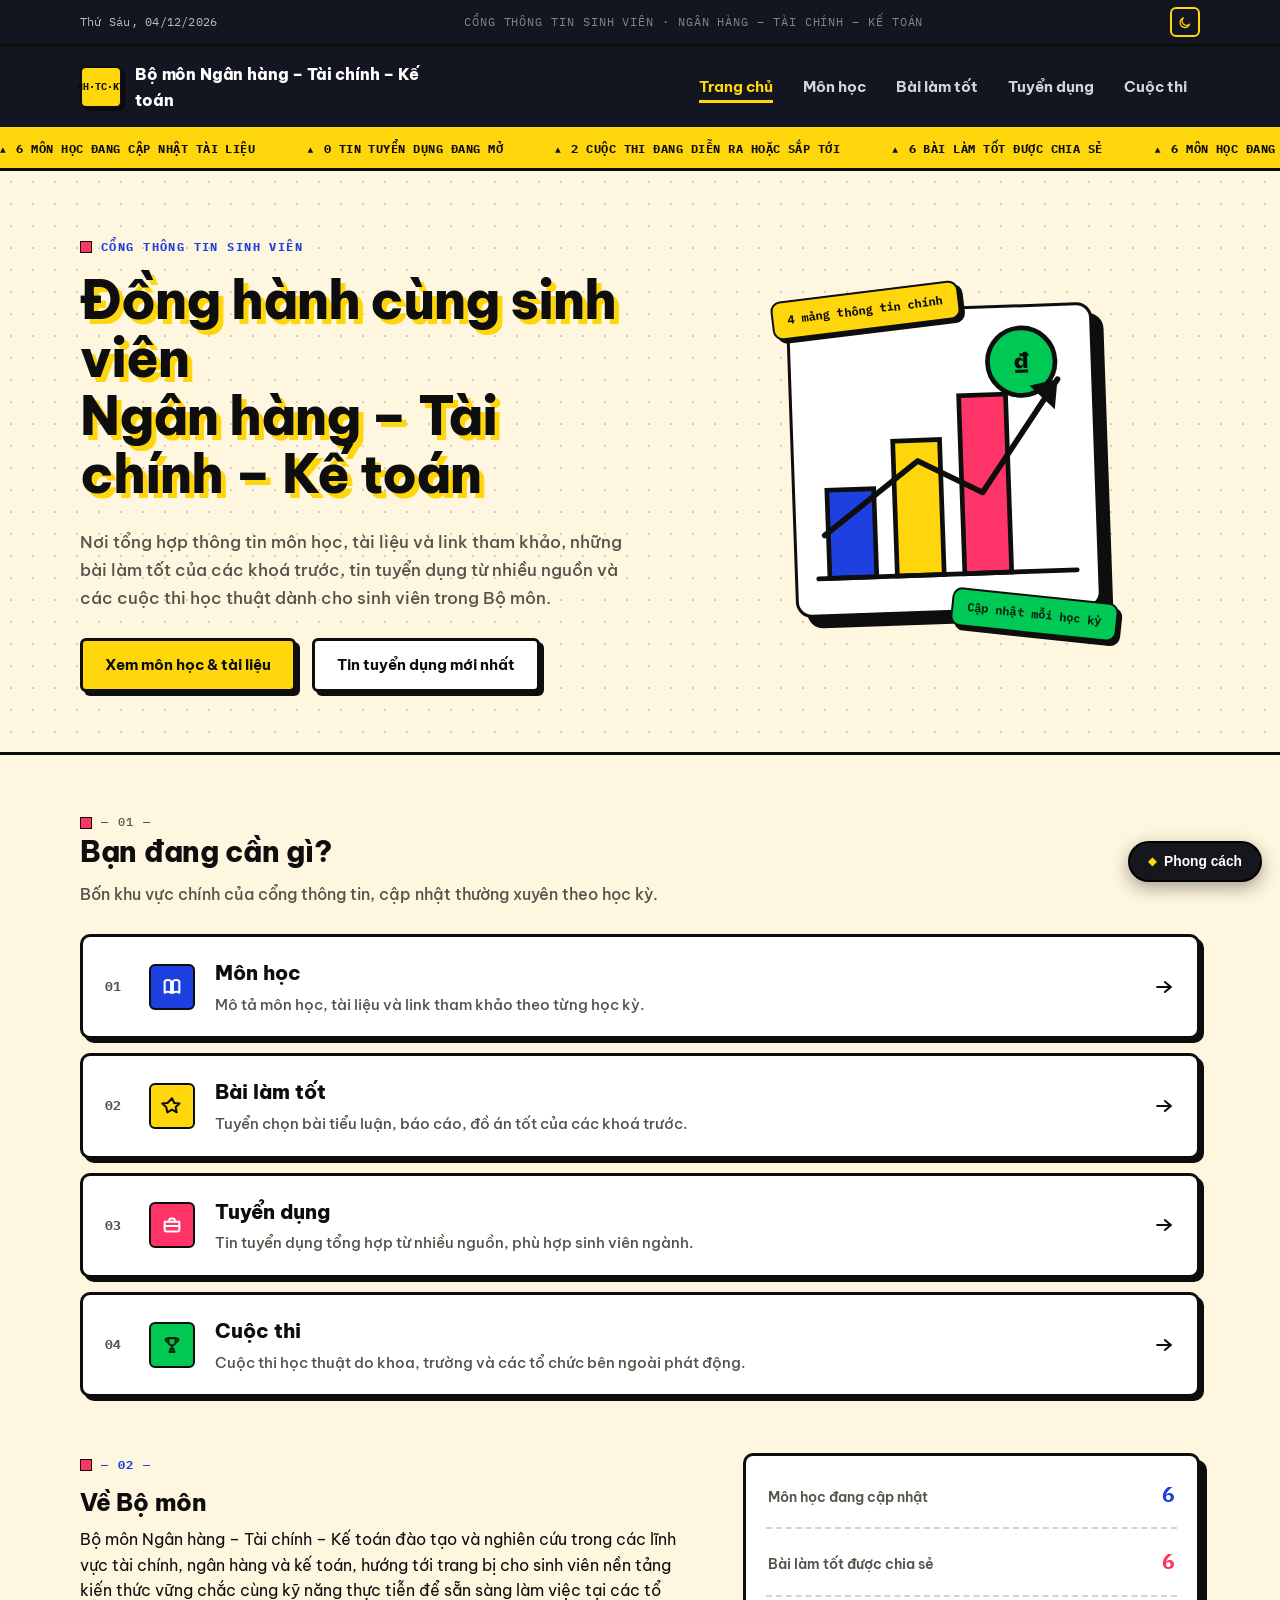
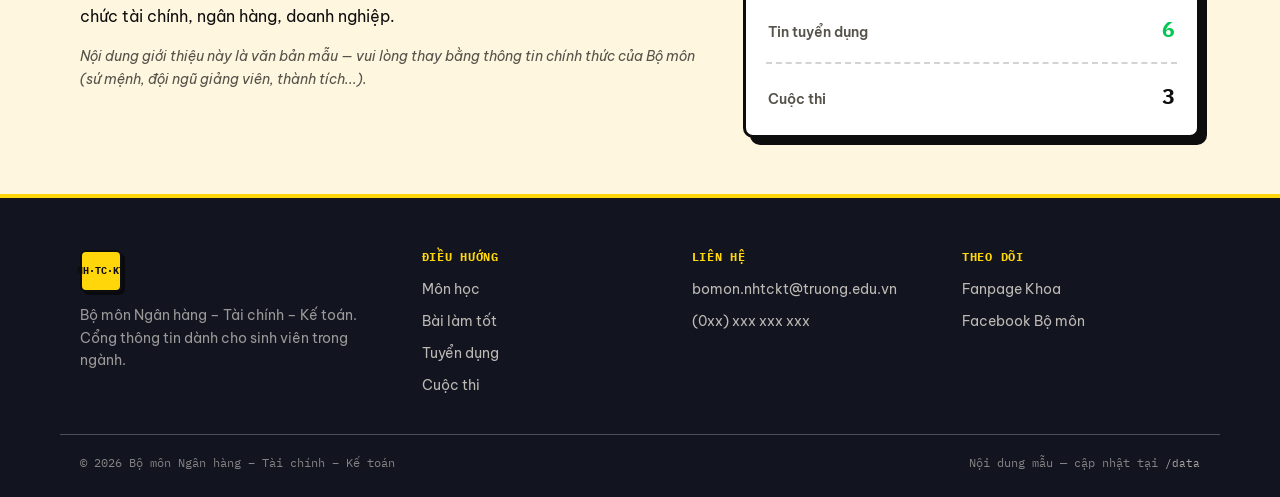
<file: index.html>
<!doctype html>
<html lang="vi">
<head>
  <meta charset="UTF-8" />
  <meta name="viewport" content="width=device-width, initial-scale=1" />
  <script>
    (function () {
      try {
        var stored = localStorage.getItem("btc-theme");
        var theme = stored || (window.matchMedia && window.matchMedia("(prefers-color-scheme: dark)").matches ? "dark" : "light");
        document.documentElement.setAttribute("data-theme", theme);
        var storedStyle = localStorage.getItem("btc-style") || "brutalism";
        document.documentElement.setAttribute("data-style", storedStyle);
      } catch (e) {}
    })();
  </script>
  <title>Bộ môn Ngân hàng – Tài chính – Kế toán</title>
  <meta name="description" content="Trang thông tin Bộ môn Ngân hàng – Tài chính – Kế toán: môn học, tài liệu tham khảo, bài làm tốt, tin tuyển dụng và cuộc thi dành cho sinh viên." />
  <link rel="icon" type="image/svg+xml" href="assets/img/favicon.svg" />
  <link rel="preconnect" href="https://fonts.googleapis.com" />
  <link rel="preconnect" href="https://fonts.gstatic.com" crossorigin />
  <link href="https://fonts.googleapis.com/css2?family=Be+Vietnam+Pro:wght@400;500;600;700;800;900&family=Lora:wght@500;600;700&family=IBM+Plex+Mono:wght@500;600;700&display=swap" rel="stylesheet" />
  <link rel="stylesheet" href="assets/css/style.css" />
</head>
<body>
  <div class="grain" aria-hidden="true"></div>

  <div class="meta-bar">
    <div class="container meta-bar-inner">
      <span class="meta-date" id="today-date"></span>
      <span class="meta-tagline">Cổng thông tin sinh viên · Ngân hàng – Tài chính – Kế toán</span>
      <button class="theme-toggle" id="theme-toggle" type="button" aria-label="Chuyển giao diện sáng/tối"></button>
    </div>
  </div>

  <header class="site-header">
    <div class="container header-inner">
      <a href="index.html" class="brand">
        <span class="brand-mark" aria-hidden="true">NH·TC·KT</span>
        <span class="brand-text">Bộ môn Ngân hàng – Tài chính – Kế toán</span>
      </a>
      <button class="nav-toggle" aria-label="Mở menu" aria-expanded="false">
        <span></span><span></span><span></span>
      </button>
      <nav class="site-nav" aria-label="Điều hướng chính">
        <a href="index.html">Trang chủ</a>
        <a href="mon-hoc.html">Môn học</a>
        <a href="bai-lam-tot.html">Bài làm tốt</a>
        <a href="tuyen-dung.html">Tuyển dụng</a>
        <a href="cuoc-thi.html">Cuộc thi</a>
      </nav>
    </div>
  </header>

  <div class="ticker" aria-hidden="true">
    <div class="ticker-track" id="ticker-track"></div>
  </div>

  <main>
    <section class="intro">
      <div class="container intro-inner">
        <div class="intro-copy">
          <p class="eyebrow">Cổng thông tin sinh viên</p>
          <h1>Đồng hành cùng sinh viên<br />Ngân hàng – Tài chính – Kế toán</h1>
          <p class="lead">
            Nơi tổng hợp thông tin môn học, tài liệu và link tham khảo, những bài làm tốt của các khoá trước,
            tin tuyển dụng từ nhiều nguồn và các cuộc thi học thuật dành cho sinh viên trong Bộ môn.
          </p>
          <div class="hero-actions">
            <a class="btn btn-primary" href="mon-hoc.html">Xem môn học &amp; tài liệu</a>
            <a class="btn btn-outline" href="tuyen-dung.html">Tin tuyển dụng mới nhất</a>
          </div>
        </div>
        <div class="intro-visual" data-reveal>
          <svg class="intro-illustration" viewBox="0 0 320 320" role="img" aria-label="Minh hoạ tăng trưởng tài chính: biểu đồ cột, đồng xu và mũi tên đi lên">
            <rect class="illus-bar illus-bar-1" x="34" y="188" width="50" height="94" />
            <rect class="illus-bar illus-bar-2" x="106" y="138" width="50" height="144" />
            <rect class="illus-bar illus-bar-3" x="178" y="92" width="50" height="190" />
            <line class="illus-baseline" x1="22" y1="282" x2="298" y2="282" />
            <g class="coin-spin">
              <circle class="illus-coin" cx="246" cy="58" r="36" />
              <text class="illus-coin-symbol" x="246" y="70" font-family="IBM Plex Mono, monospace" font-size="30" font-weight="700" text-anchor="middle">₫</text>
            </g>
            <path class="arrow-draw illus-arrow-line" d="M30 236 L132 160 L200 196 L284 78" />
            <path class="illus-arrow-head" d="M284 78 L254 84 L280 110 Z" />
          </svg>
          <p class="intro-visual-caption">Hình 01 — Tăng trưởng tài chính qua các học kỳ</p>
          <span class="sticker sticker-a">4 mảng thông tin chính</span>
          <span class="sticker sticker-b">Cập nhật mỗi học kỳ</span>
        </div>
      </div>
    </section>

    <section class="section">
      <div class="container">
        <div class="section-header" data-reveal>
          <p class="eyebrow">— 01 —</p>
          <h2>Bạn đang cần gì?</h2>
          <p>Bốn khu vực chính của cổng thông tin, cập nhật thường xuyên theo học kỳ.</p>
        </div>
        <ul class="index-list">
          <li data-reveal style="--i:0">
            <a href="mon-hoc.html">
              <span class="index-num">01</span>
              <span class="index-icon" data-icon="book"></span>
              <span class="index-text">
                <span class="index-title">Môn học</span>
                <span class="index-desc">Mô tả môn học, tài liệu và link tham khảo theo từng học kỳ.</span>
              </span>
              <span class="index-arrow" data-icon="arrow"></span>
            </a>
          </li>
          <li data-reveal style="--i:1">
            <a href="bai-lam-tot.html">
              <span class="index-num">02</span>
              <span class="index-icon" data-icon="star"></span>
              <span class="index-text">
                <span class="index-title">Bài làm tốt</span>
                <span class="index-desc">Tuyển chọn bài tiểu luận, báo cáo, đồ án tốt của các khoá trước.</span>
              </span>
              <span class="index-arrow" data-icon="arrow"></span>
            </a>
          </li>
          <li data-reveal style="--i:2">
            <a href="tuyen-dung.html">
              <span class="index-num">03</span>
              <span class="index-icon" data-icon="briefcase"></span>
              <span class="index-text">
                <span class="index-title">Tuyển dụng</span>
                <span class="index-desc">Tin tuyển dụng tổng hợp từ nhiều nguồn, phù hợp sinh viên ngành.</span>
              </span>
              <span class="index-arrow" data-icon="arrow"></span>
            </a>
          </li>
          <li data-reveal style="--i:3">
            <a href="cuoc-thi.html">
              <span class="index-num">04</span>
              <span class="index-icon" data-icon="trophy"></span>
              <span class="index-text">
                <span class="index-title">Cuộc thi</span>
                <span class="index-desc">Cuộc thi học thuật do khoa, trường và các tổ chức bên ngoài phát động.</span>
              </span>
              <span class="index-arrow" data-icon="arrow"></span>
            </a>
          </li>
        </ul>
      </div>
    </section>

    <section class="section" style="padding-top:0;">
      <div class="container about-block">
        <div data-reveal>
          <p class="eyebrow">— 02 —</p>
          <h2>Về Bộ môn</h2>
          <p>
            Bộ môn Ngân hàng – Tài chính – Kế toán đào tạo và nghiên cứu trong các lĩnh vực tài chính, ngân hàng và
            kế toán, hướng tới trang bị cho sinh viên nền tảng kiến thức vững chắc cùng kỹ năng thực tiễn để sẵn sàng
            làm việc tại các tổ chức tài chính, ngân hàng, doanh nghiệp.
          </p>
          <p class="muted-note">
            Nội dung giới thiệu này là văn bản mẫu — vui lòng thay bằng thông tin chính thức của Bộ môn
            (sứ mệnh, đội ngũ giảng viên, thành tích...).
          </p>
        </div>
        <div data-reveal>
          <div class="ledger-mini">
            <div class="ledger-mini-row"><span class="label">Môn học đang cập nhật</span><span class="num" id="stat-courses">—</span></div>
            <div class="ledger-mini-row"><span class="label">Bài làm tốt được chia sẻ</span><span class="num" id="stat-showcases">—</span></div>
            <div class="ledger-mini-row"><span class="label">Tin tuyển dụng</span><span class="num" id="stat-jobs">—</span></div>
            <div class="ledger-mini-row"><span class="label">Cuộc thi</span><span class="num" id="stat-competitions">—</span></div>
          </div>
        </div>
      </div>
    </section>
  </main>

  <footer class="site-footer">
    <div class="container footer-grid">
      <div class="footer-brand">
        <span class="brand-mark" aria-hidden="true">NH·TC·KT</span>
        <p>Bộ môn Ngân hàng – Tài chính – Kế toán. Cổng thông tin dành cho sinh viên trong ngành.</p>
      </div>
      <div class="footer-col">
        <h4>Điều hướng</h4>
        <a href="mon-hoc.html">Môn học</a>
        <a href="bai-lam-tot.html">Bài làm tốt</a>
        <a href="tuyen-dung.html">Tuyển dụng</a>
        <a href="cuoc-thi.html">Cuộc thi</a>
      </div>
      <div class="footer-col">
        <h4>Liên hệ</h4>
        <p>bomon.nhtckt@truong.edu.vn</p>
        <p>(0xx) xxx xxx xxx</p>
      </div>
      <div class="footer-col">
        <h4>Theo dõi</h4>
        <a href="#">Fanpage Khoa</a>
        <a href="#">Facebook Bộ môn</a>
      </div>
    </div>
    <div class="container footer-note">
      <span>© <span id="year"></span> Bộ môn Ngân hàng – Tài chính – Kế toán</span>
      <span>Nội dung mẫu — cập nhật tại <code>/data</code></span>
    </div>
  </footer>

  <script src="assets/js/common.js"></script>
  <script>
    document.querySelectorAll("[data-icon]").forEach((node) => {
      node.appendChild(icon(node.getAttribute("data-icon")));
    });

    document.addEventListener("DOMContentLoaded", async () => {
      const track = document.getElementById("ticker-track");
      try {
        const [courses, jobs, competitions] = await Promise.all([
          fetchJSON("data/courses.json"),
          fetchJSON("data/jobs.json"),
          fetchJSON("data/competitions.json"),
        ]);
        const showcaseCount = courses.reduce((sum, c) => sum + (c.showcases ? c.showcases.length : 0), 0);
        const openJobs = jobs.filter((j) => (daysUntil(j.deadline) ?? 0) >= 0).length;
        const activeCompetitions = competitions.filter((c) => (daysUntil(c.deadline) ?? 0) >= 0).length;

        document.getElementById("stat-courses").textContent = courses.length;
        document.getElementById("stat-showcases").textContent = showcaseCount;
        document.getElementById("stat-jobs").textContent = jobs.length;
        document.getElementById("stat-competitions").textContent = competitions.length;

        const tickerItems = [
          `${courses.length} môn học đang cập nhật tài liệu`,
          `${openJobs} tin tuyển dụng đang mở`,
          `${activeCompetitions} cuộc thi đang diễn ra hoặc sắp tới`,
          `${showcaseCount} bài làm tốt được chia sẻ`,
        ];
        const build = () => tickerItems.map((t) => el("span", { class: "ticker-item", text: t }));
        build().concat(build()).forEach((node) => track.appendChild(node));
      } catch (err) {
        track.appendChild(el("span", { class: "ticker-item", text: "Đang cập nhật dữ liệu…" }));
      }
    });
  </script>
</body>
</html>
</file>
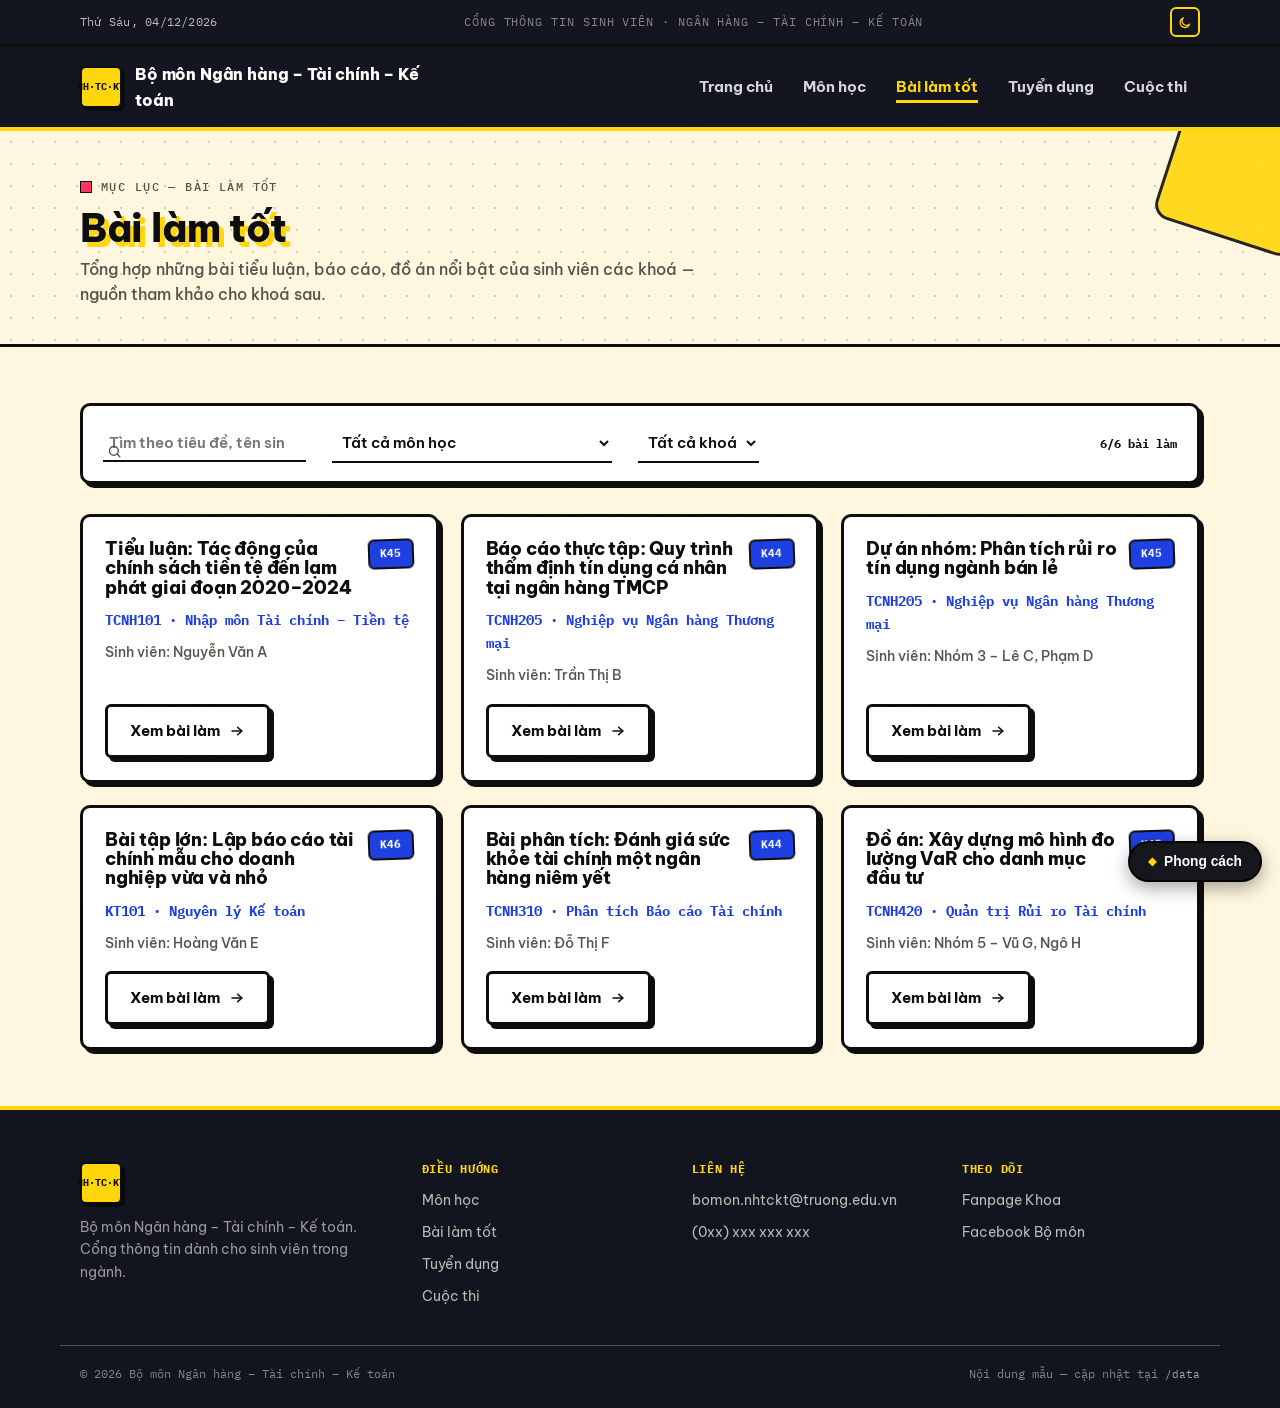
<file: bai-lam-tot.html>
<!doctype html>
<html lang="vi">
<head>
  <meta charset="UTF-8" />
  <meta name="viewport" content="width=device-width, initial-scale=1" />
  <script>
    (function () {
      try {
        var stored = localStorage.getItem("btc-theme");
        var theme = stored || (window.matchMedia && window.matchMedia("(prefers-color-scheme: dark)").matches ? "dark" : "light");
        document.documentElement.setAttribute("data-theme", theme);
        var storedStyle = localStorage.getItem("btc-style") || "brutalism";
        document.documentElement.setAttribute("data-style", storedStyle);
      } catch (e) {}
    })();
  </script>
  <title>Bài làm tốt — Bộ môn Ngân hàng – Tài chính – Kế toán</title>
  <meta name="description" content="Tuyển chọn bài tiểu luận, báo cáo, đồ án tốt của sinh viên các khoá." />
  <link rel="icon" type="image/svg+xml" href="assets/img/favicon.svg" />
  <link rel="preconnect" href="https://fonts.googleapis.com" />
  <link rel="preconnect" href="https://fonts.gstatic.com" crossorigin />
  <link href="https://fonts.googleapis.com/css2?family=Be+Vietnam+Pro:wght@400;500;600;700;800;900&family=Lora:wght@500;600;700&family=IBM+Plex+Mono:wght@500;600;700&display=swap" rel="stylesheet" />
  <link rel="stylesheet" href="assets/css/style.css" />
</head>
<body>
  <div class="grain" aria-hidden="true"></div>

  <div class="meta-bar">
    <div class="container meta-bar-inner">
      <span class="meta-date" id="today-date"></span>
      <span class="meta-tagline">Cổng thông tin sinh viên · Ngân hàng – Tài chính – Kế toán</span>
      <button class="theme-toggle" id="theme-toggle" type="button" aria-label="Chuyển giao diện sáng/tối"></button>
    </div>
  </div>

  <header class="site-header">
    <div class="container header-inner">
      <a href="index.html" class="brand">
        <span class="brand-mark" aria-hidden="true">NH·TC·KT</span>
        <span class="brand-text">Bộ môn Ngân hàng – Tài chính – Kế toán</span>
      </a>
      <button class="nav-toggle" aria-label="Mở menu" aria-expanded="false">
        <span></span><span></span><span></span>
      </button>
      <nav class="site-nav" aria-label="Điều hướng chính">
        <a href="index.html">Trang chủ</a>
        <a href="mon-hoc.html">Môn học</a>
        <a href="bai-lam-tot.html">Bài làm tốt</a>
        <a href="tuyen-dung.html">Tuyển dụng</a>
        <a href="cuoc-thi.html">Cuộc thi</a>
      </nav>
    </div>
  </header>

  <div class="page-banner">
    <div class="container">
      <p class="eyebrow">Mục lục — Bài làm tốt</p>
      <h1>Bài làm tốt</h1>
      <p>Tổng hợp những bài tiểu luận, báo cáo, đồ án nổi bật của sinh viên các khoá — nguồn tham khảo cho khoá sau.</p>
    </div>
  </div>

  <main class="section">
    <div class="container">
      <div class="filters-bar">
        <div class="field">
          <span data-icon="search" aria-hidden="true"></span>
          <input type="search" id="showcase-search" placeholder="Tìm theo tiêu đề, tên sinh viên..." aria-label="Tìm kiếm bài làm tốt" />
        </div>
        <select id="showcase-course" aria-label="Lọc theo môn học">
          <option value="">Tất cả môn học</option>
        </select>
        <select id="showcase-cohort" aria-label="Lọc theo khoá">
          <option value="">Tất cả khoá</option>
        </select>
        <span class="results-count" id="showcase-results-count"></span>
      </div>

      <div id="showcase-list" class="grid grid-3"></div>
      <p id="showcase-empty" class="empty-state" hidden>Chưa có bài làm nào phù hợp với bộ lọc hiện tại.</p>
    </div>
  </main>

  <footer class="site-footer">
    <div class="container footer-grid">
      <div class="footer-brand">
        <span class="brand-mark" aria-hidden="true">NH·TC·KT</span>
        <p>Bộ môn Ngân hàng – Tài chính – Kế toán. Cổng thông tin dành cho sinh viên trong ngành.</p>
      </div>
      <div class="footer-col">
        <h4>Điều hướng</h4>
        <a href="mon-hoc.html">Môn học</a>
        <a href="bai-lam-tot.html">Bài làm tốt</a>
        <a href="tuyen-dung.html">Tuyển dụng</a>
        <a href="cuoc-thi.html">Cuộc thi</a>
      </div>
      <div class="footer-col">
        <h4>Liên hệ</h4>
        <p>bomon.nhtckt@truong.edu.vn</p>
        <p>(0xx) xxx xxx xxx</p>
      </div>
      <div class="footer-col">
        <h4>Theo dõi</h4>
        <a href="#">Fanpage Khoa</a>
        <a href="#">Facebook Bộ môn</a>
      </div>
    </div>
    <div class="container footer-note">
      <span>© <span id="year"></span> Bộ môn Ngân hàng – Tài chính – Kế toán</span>
      <span>Nội dung mẫu — cập nhật tại <code>/data</code></span>
    </div>
  </footer>

  <script src="assets/js/common.js"></script>
  <script>
    document.querySelectorAll("[data-icon]").forEach((node) => node.appendChild(icon(node.getAttribute("data-icon"))));
  </script>
  <script src="assets/js/page-showcase.js"></script>
</body>
</html>
</file>
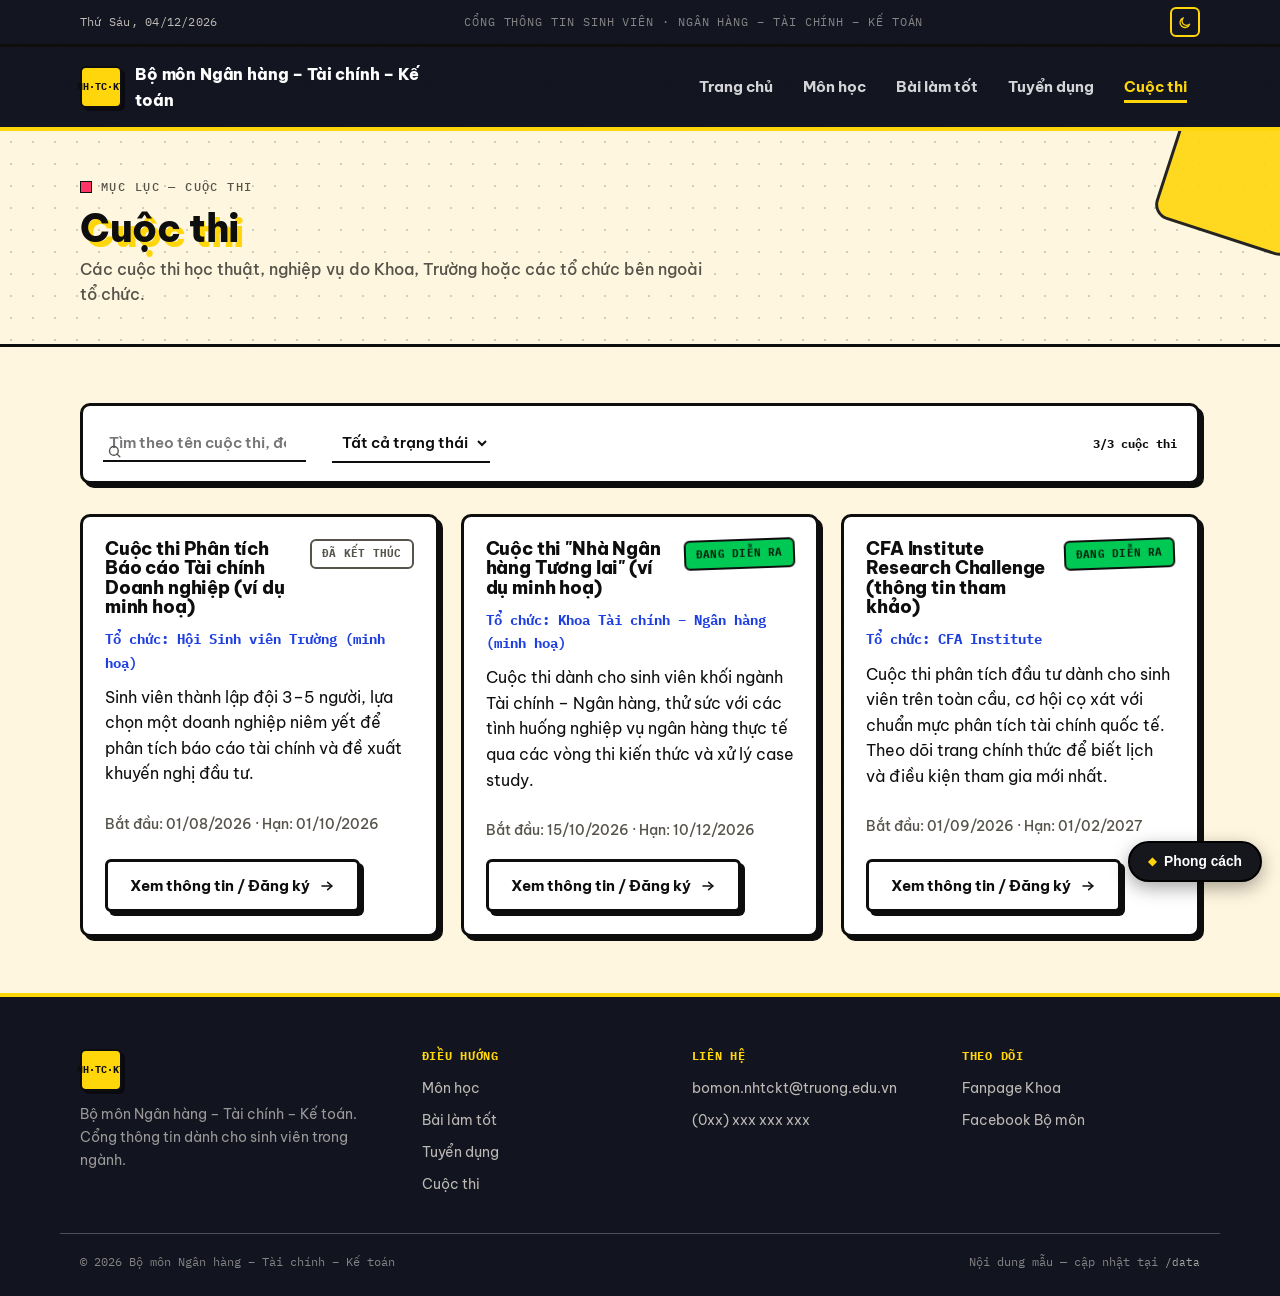
<file: cuoc-thi.html>
<!doctype html>
<html lang="vi">
<head>
  <meta charset="UTF-8" />
  <meta name="viewport" content="width=device-width, initial-scale=1" />
  <script>
    (function () {
      try {
        var stored = localStorage.getItem("btc-theme");
        var theme = stored || (window.matchMedia && window.matchMedia("(prefers-color-scheme: dark)").matches ? "dark" : "light");
        document.documentElement.setAttribute("data-theme", theme);
        var storedStyle = localStorage.getItem("btc-style") || "brutalism";
        document.documentElement.setAttribute("data-style", storedStyle);
      } catch (e) {}
    })();
  </script>
  <title>Cuộc thi — Bộ môn Ngân hàng – Tài chính – Kế toán</title>
  <meta name="description" content="Thông tin các cuộc thi học thuật do Khoa, Trường hoặc các tổ chức bên ngoài phát động." />
  <link rel="icon" type="image/svg+xml" href="assets/img/favicon.svg" />
  <link rel="preconnect" href="https://fonts.googleapis.com" />
  <link rel="preconnect" href="https://fonts.gstatic.com" crossorigin />
  <link href="https://fonts.googleapis.com/css2?family=Be+Vietnam+Pro:wght@400;500;600;700;800;900&family=Lora:wght@500;600;700&family=IBM+Plex+Mono:wght@500;600;700&display=swap" rel="stylesheet" />
  <link rel="stylesheet" href="assets/css/style.css" />
</head>
<body>
  <div class="grain" aria-hidden="true"></div>

  <div class="meta-bar">
    <div class="container meta-bar-inner">
      <span class="meta-date" id="today-date"></span>
      <span class="meta-tagline">Cổng thông tin sinh viên · Ngân hàng – Tài chính – Kế toán</span>
      <button class="theme-toggle" id="theme-toggle" type="button" aria-label="Chuyển giao diện sáng/tối"></button>
    </div>
  </div>

  <header class="site-header">
    <div class="container header-inner">
      <a href="index.html" class="brand">
        <span class="brand-mark" aria-hidden="true">NH·TC·KT</span>
        <span class="brand-text">Bộ môn Ngân hàng – Tài chính – Kế toán</span>
      </a>
      <button class="nav-toggle" aria-label="Mở menu" aria-expanded="false">
        <span></span><span></span><span></span>
      </button>
      <nav class="site-nav" aria-label="Điều hướng chính">
        <a href="index.html">Trang chủ</a>
        <a href="mon-hoc.html">Môn học</a>
        <a href="bai-lam-tot.html">Bài làm tốt</a>
        <a href="tuyen-dung.html">Tuyển dụng</a>
        <a href="cuoc-thi.html">Cuộc thi</a>
      </nav>
    </div>
  </header>

  <div class="page-banner">
    <div class="container">
      <p class="eyebrow">Mục lục — Cuộc thi</p>
      <h1>Cuộc thi</h1>
      <p>Các cuộc thi học thuật, nghiệp vụ do Khoa, Trường hoặc các tổ chức bên ngoài tổ chức.</p>
    </div>
  </div>

  <main class="section">
    <div class="container">
      <div class="filters-bar">
        <div class="field">
          <span data-icon="search" aria-hidden="true"></span>
          <input type="search" id="competitions-search" placeholder="Tìm theo tên cuộc thi, đơn vị tổ chức..." aria-label="Tìm kiếm cuộc thi" />
        </div>
        <select id="competitions-status" aria-label="Lọc theo trạng thái">
          <option value="">Tất cả trạng thái</option>
          <option value="upcoming">Sắp diễn ra</option>
          <option value="ongoing">Đang diễn ra</option>
          <option value="ended">Đã kết thúc</option>
        </select>
        <span class="results-count" id="competitions-results-count"></span>
      </div>

      <div id="competitions-list" class="grid grid-3"></div>
      <p id="competitions-empty" class="empty-state" hidden>Không có cuộc thi phù hợp với bộ lọc hiện tại.</p>
    </div>
  </main>

  <footer class="site-footer">
    <div class="container footer-grid">
      <div class="footer-brand">
        <span class="brand-mark" aria-hidden="true">NH·TC·KT</span>
        <p>Bộ môn Ngân hàng – Tài chính – Kế toán. Cổng thông tin dành cho sinh viên trong ngành.</p>
      </div>
      <div class="footer-col">
        <h4>Điều hướng</h4>
        <a href="mon-hoc.html">Môn học</a>
        <a href="bai-lam-tot.html">Bài làm tốt</a>
        <a href="tuyen-dung.html">Tuyển dụng</a>
        <a href="cuoc-thi.html">Cuộc thi</a>
      </div>
      <div class="footer-col">
        <h4>Liên hệ</h4>
        <p>bomon.nhtckt@truong.edu.vn</p>
        <p>(0xx) xxx xxx xxx</p>
      </div>
      <div class="footer-col">
        <h4>Theo dõi</h4>
        <a href="#">Fanpage Khoa</a>
        <a href="#">Facebook Bộ môn</a>
      </div>
    </div>
    <div class="container footer-note">
      <span>© <span id="year"></span> Bộ môn Ngân hàng – Tài chính – Kế toán</span>
      <span>Nội dung mẫu — cập nhật tại <code>/data</code></span>
    </div>
  </footer>

  <script src="assets/js/common.js"></script>
  <script>
    document.querySelectorAll("[data-icon]").forEach((node) => node.appendChild(icon(node.getAttribute("data-icon"))));
  </script>
  <script src="assets/js/page-competitions.js"></script>
</body>
</html>
</file>
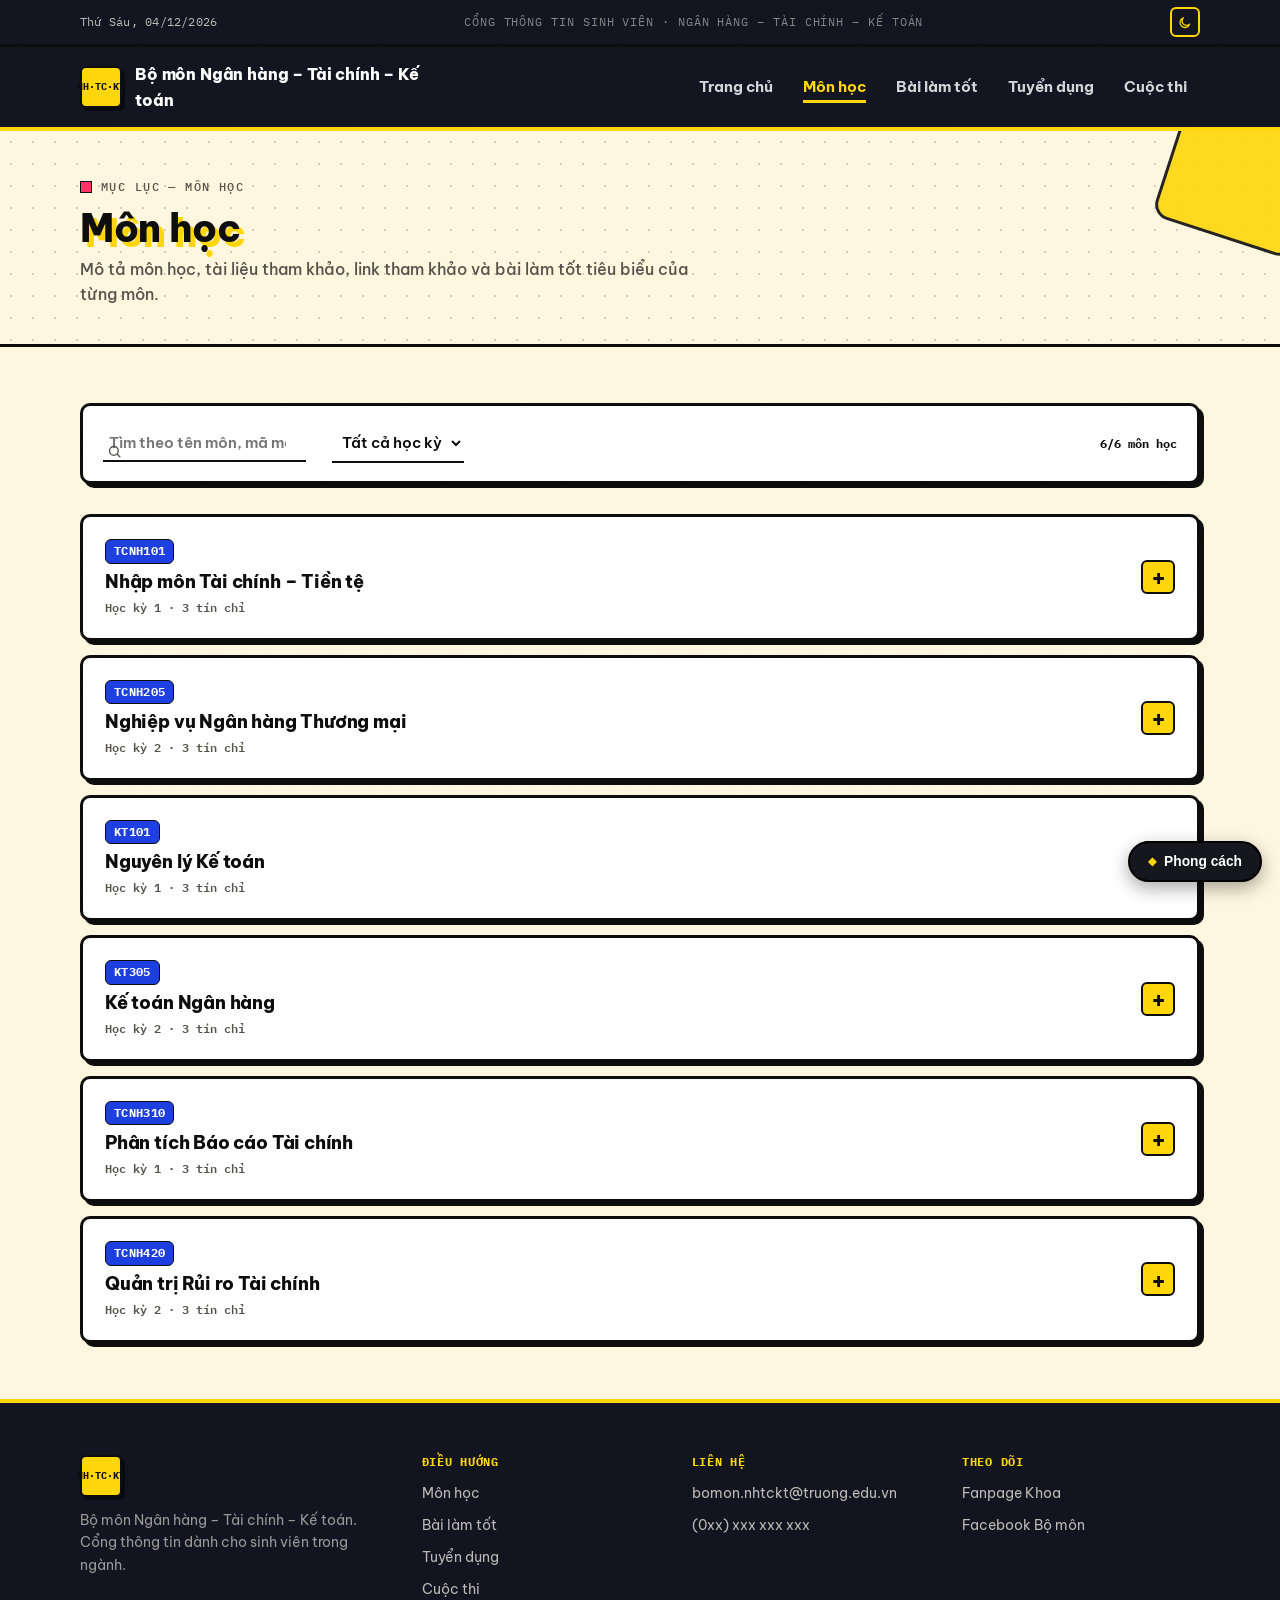
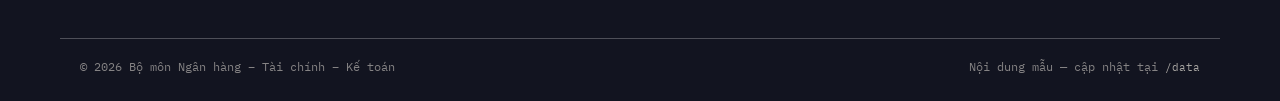
<file: mon-hoc.html>
<!doctype html>
<html lang="vi">
<head>
  <meta charset="UTF-8" />
  <meta name="viewport" content="width=device-width, initial-scale=1" />
  <script>
    (function () {
      try {
        var stored = localStorage.getItem("btc-theme");
        var theme = stored || (window.matchMedia && window.matchMedia("(prefers-color-scheme: dark)").matches ? "dark" : "light");
        document.documentElement.setAttribute("data-theme", theme);
        var storedStyle = localStorage.getItem("btc-style") || "brutalism";
        document.documentElement.setAttribute("data-style", storedStyle);
      } catch (e) {}
    })();
  </script>
  <title>Môn học — Bộ môn Ngân hàng – Tài chính – Kế toán</title>
  <meta name="description" content="Danh sách môn học, tài liệu tham khảo, link tham khảo và bài làm tốt theo từng môn." />
  <link rel="icon" type="image/svg+xml" href="assets/img/favicon.svg" />
  <link rel="preconnect" href="https://fonts.googleapis.com" />
  <link rel="preconnect" href="https://fonts.gstatic.com" crossorigin />
  <link href="https://fonts.googleapis.com/css2?family=Be+Vietnam+Pro:wght@400;500;600;700;800;900&family=Lora:wght@500;600;700&family=IBM+Plex+Mono:wght@500;600;700&display=swap" rel="stylesheet" />
  <link rel="stylesheet" href="assets/css/style.css" />
</head>
<body>
  <div class="grain" aria-hidden="true"></div>

  <div class="meta-bar">
    <div class="container meta-bar-inner">
      <span class="meta-date" id="today-date"></span>
      <span class="meta-tagline">Cổng thông tin sinh viên · Ngân hàng – Tài chính – Kế toán</span>
      <button class="theme-toggle" id="theme-toggle" type="button" aria-label="Chuyển giao diện sáng/tối"></button>
    </div>
  </div>

  <header class="site-header">
    <div class="container header-inner">
      <a href="index.html" class="brand">
        <span class="brand-mark" aria-hidden="true">NH·TC·KT</span>
        <span class="brand-text">Bộ môn Ngân hàng – Tài chính – Kế toán</span>
      </a>
      <button class="nav-toggle" aria-label="Mở menu" aria-expanded="false">
        <span></span><span></span><span></span>
      </button>
      <nav class="site-nav" aria-label="Điều hướng chính">
        <a href="index.html">Trang chủ</a>
        <a href="mon-hoc.html">Môn học</a>
        <a href="bai-lam-tot.html">Bài làm tốt</a>
        <a href="tuyen-dung.html">Tuyển dụng</a>
        <a href="cuoc-thi.html">Cuộc thi</a>
      </nav>
    </div>
  </header>

  <div class="page-banner">
    <div class="container">
      <p class="eyebrow">Mục lục — Môn học</p>
      <h1>Môn học</h1>
      <p>Mô tả môn học, tài liệu tham khảo, link tham khảo và bài làm tốt tiêu biểu của từng môn.</p>
    </div>
  </div>

  <main class="section">
    <div class="container">
      <div class="filters-bar">
        <div class="field">
          <span data-icon="search" aria-hidden="true"></span>
          <input type="search" id="course-search" placeholder="Tìm theo tên môn, mã môn, nội dung..." aria-label="Tìm kiếm môn học" />
        </div>
        <select id="course-semester" aria-label="Lọc theo học kỳ">
          <option value="">Tất cả học kỳ</option>
        </select>
        <span class="results-count" id="course-results-count"></span>
      </div>

      <div id="course-list" class="grid" style="grid-template-columns: 1fr; gap: 14px;"></div>
      <p id="course-empty" class="empty-state" hidden>Không tìm thấy môn học phù hợp với bộ lọc hiện tại.</p>
    </div>
  </main>

  <footer class="site-footer">
    <div class="container footer-grid">
      <div class="footer-brand">
        <span class="brand-mark" aria-hidden="true">NH·TC·KT</span>
        <p>Bộ môn Ngân hàng – Tài chính – Kế toán. Cổng thông tin dành cho sinh viên trong ngành.</p>
      </div>
      <div class="footer-col">
        <h4>Điều hướng</h4>
        <a href="mon-hoc.html">Môn học</a>
        <a href="bai-lam-tot.html">Bài làm tốt</a>
        <a href="tuyen-dung.html">Tuyển dụng</a>
        <a href="cuoc-thi.html">Cuộc thi</a>
      </div>
      <div class="footer-col">
        <h4>Liên hệ</h4>
        <p>bomon.nhtckt@truong.edu.vn</p>
        <p>(0xx) xxx xxx xxx</p>
      </div>
      <div class="footer-col">
        <h4>Theo dõi</h4>
        <a href="#">Fanpage Khoa</a>
        <a href="#">Facebook Bộ môn</a>
      </div>
    </div>
    <div class="container footer-note">
      <span>© <span id="year"></span> Bộ môn Ngân hàng – Tài chính – Kế toán</span>
      <span>Nội dung mẫu — cập nhật tại <code>/data</code></span>
    </div>
  </footer>

  <script src="assets/js/common.js"></script>
  <script>
    document.querySelectorAll("[data-icon]").forEach((node) => node.appendChild(icon(node.getAttribute("data-icon"))));
  </script>
  <script src="assets/js/page-courses.js"></script>
</body>
</html>
</file>
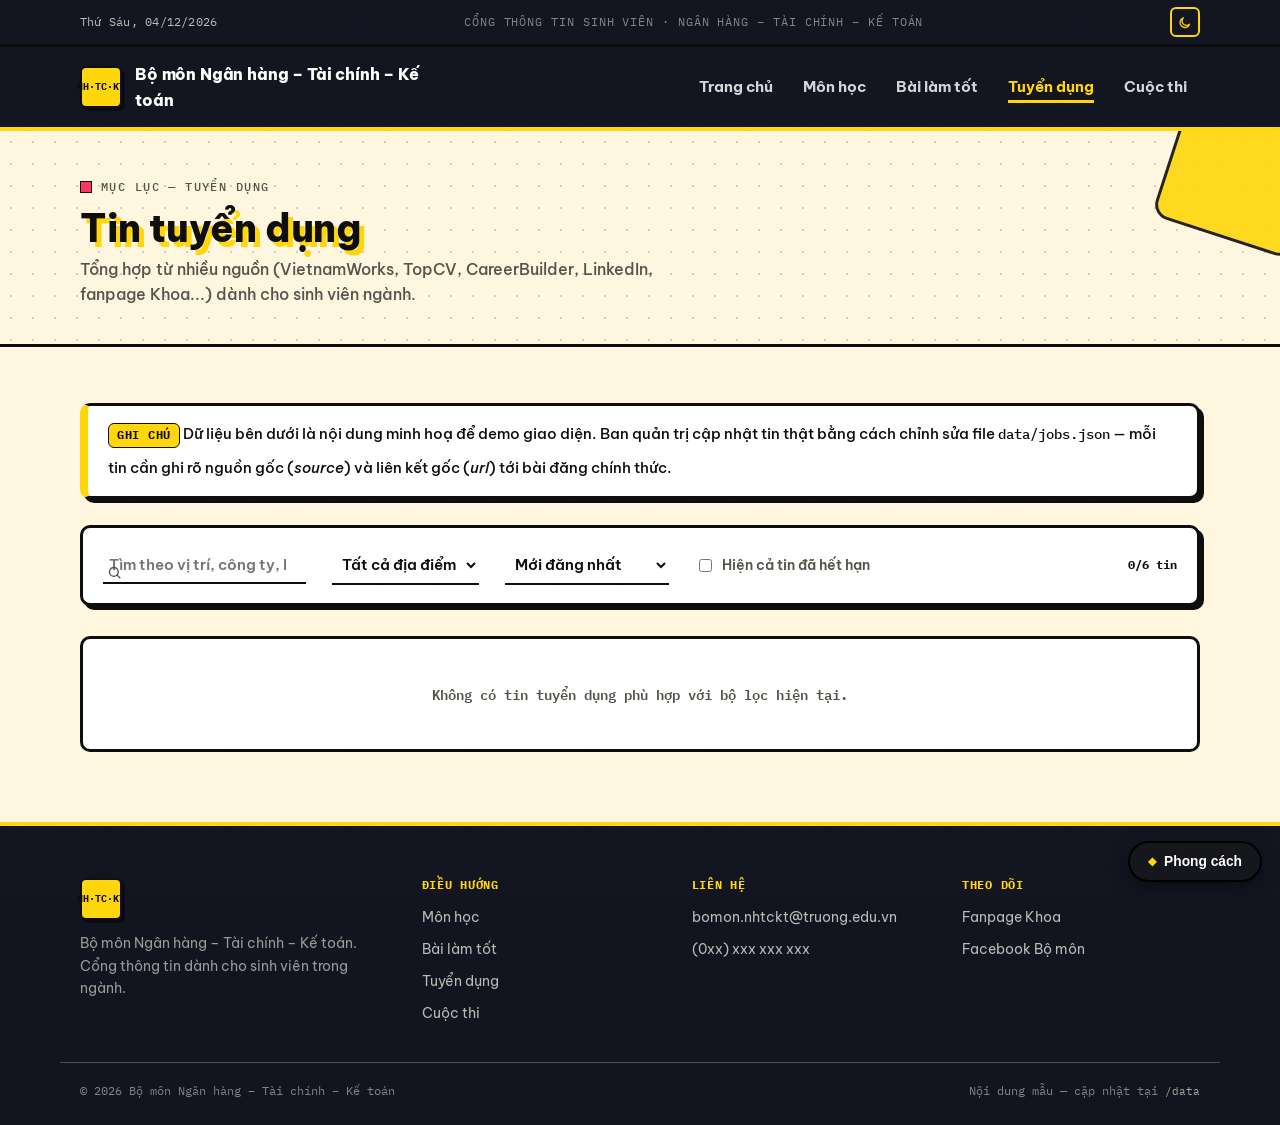
<file: tuyen-dung.html>
<!doctype html>
<html lang="vi">
<head>
  <meta charset="UTF-8" />
  <meta name="viewport" content="width=device-width, initial-scale=1" />
  <script>
    (function () {
      try {
        var stored = localStorage.getItem("btc-theme");
        var theme = stored || (window.matchMedia && window.matchMedia("(prefers-color-scheme: dark)").matches ? "dark" : "light");
        document.documentElement.setAttribute("data-theme", theme);
        var storedStyle = localStorage.getItem("btc-style") || "brutalism";
        document.documentElement.setAttribute("data-style", storedStyle);
      } catch (e) {}
    })();
  </script>
  <title>Tuyển dụng — Bộ môn Ngân hàng – Tài chính – Kế toán</title>
  <meta name="description" content="Tin tuyển dụng tổng hợp từ nhiều nguồn dành cho sinh viên ngành Ngân hàng – Tài chính – Kế toán." />
  <link rel="icon" type="image/svg+xml" href="assets/img/favicon.svg" />
  <link rel="preconnect" href="https://fonts.googleapis.com" />
  <link rel="preconnect" href="https://fonts.gstatic.com" crossorigin />
  <link href="https://fonts.googleapis.com/css2?family=Be+Vietnam+Pro:wght@400;500;600;700;800;900&family=Lora:wght@500;600;700&family=IBM+Plex+Mono:wght@500;600;700&display=swap" rel="stylesheet" />
  <link rel="stylesheet" href="assets/css/style.css" />
</head>
<body>
  <div class="grain" aria-hidden="true"></div>

  <div class="meta-bar">
    <div class="container meta-bar-inner">
      <span class="meta-date" id="today-date"></span>
      <span class="meta-tagline">Cổng thông tin sinh viên · Ngân hàng – Tài chính – Kế toán</span>
      <button class="theme-toggle" id="theme-toggle" type="button" aria-label="Chuyển giao diện sáng/tối"></button>
    </div>
  </div>

  <header class="site-header">
    <div class="container header-inner">
      <a href="index.html" class="brand">
        <span class="brand-mark" aria-hidden="true">NH·TC·KT</span>
        <span class="brand-text">Bộ môn Ngân hàng – Tài chính – Kế toán</span>
      </a>
      <button class="nav-toggle" aria-label="Mở menu" aria-expanded="false">
        <span></span><span></span><span></span>
      </button>
      <nav class="site-nav" aria-label="Điều hướng chính">
        <a href="index.html">Trang chủ</a>
        <a href="mon-hoc.html">Môn học</a>
        <a href="bai-lam-tot.html">Bài làm tốt</a>
        <a href="tuyen-dung.html">Tuyển dụng</a>
        <a href="cuoc-thi.html">Cuộc thi</a>
      </nav>
    </div>
  </header>

  <div class="page-banner">
    <div class="container">
      <p class="eyebrow">Mục lục — Tuyển dụng</p>
      <h1>Tin tuyển dụng</h1>
      <p>Tổng hợp từ nhiều nguồn (VietnamWorks, TopCV, CareerBuilder, LinkedIn, fanpage Khoa...) dành cho sinh viên ngành.</p>
    </div>
  </div>

  <main class="section">
    <div class="container">
      <div class="notice-box">
        <strong>Ghi chú</strong>
        Dữ liệu bên dưới là nội dung minh hoạ để demo giao diện. Ban quản trị cập nhật tin thật bằng cách
        chỉnh sửa file <code>data/jobs.json</code> — mỗi tin cần ghi rõ nguồn gốc (<em>source</em>) và liên kết gốc (<em>url</em>)
        tới bài đăng chính thức.
      </div>

      <div class="filters-bar">
        <div class="field">
          <span data-icon="search" aria-hidden="true"></span>
          <input type="search" id="jobs-search" placeholder="Tìm theo vị trí, công ty, kỹ năng..." aria-label="Tìm kiếm tin tuyển dụng" />
        </div>
        <select id="jobs-location" aria-label="Lọc theo địa điểm">
          <option value="">Tất cả địa điểm</option>
        </select>
        <select id="jobs-sort" aria-label="Sắp xếp">
          <option value="posted">Mới đăng nhất</option>
          <option value="deadline">Hạn nộp gần nhất</option>
        </select>
        <label class="checkbox">
          <input type="checkbox" id="jobs-show-expired" />
          Hiện cả tin đã hết hạn
        </label>
        <span class="results-count" id="jobs-results-count"></span>
      </div>

      <div id="jobs-list" class="grid grid-3"></div>
      <p id="jobs-empty" class="empty-state" hidden>Không có tin tuyển dụng phù hợp với bộ lọc hiện tại.</p>
    </div>
  </main>

  <footer class="site-footer">
    <div class="container footer-grid">
      <div class="footer-brand">
        <span class="brand-mark" aria-hidden="true">NH·TC·KT</span>
        <p>Bộ môn Ngân hàng – Tài chính – Kế toán. Cổng thông tin dành cho sinh viên trong ngành.</p>
      </div>
      <div class="footer-col">
        <h4>Điều hướng</h4>
        <a href="mon-hoc.html">Môn học</a>
        <a href="bai-lam-tot.html">Bài làm tốt</a>
        <a href="tuyen-dung.html">Tuyển dụng</a>
        <a href="cuoc-thi.html">Cuộc thi</a>
      </div>
      <div class="footer-col">
        <h4>Liên hệ</h4>
        <p>bomon.nhtckt@truong.edu.vn</p>
        <p>(0xx) xxx xxx xxx</p>
      </div>
      <div class="footer-col">
        <h4>Theo dõi</h4>
        <a href="#">Fanpage Khoa</a>
        <a href="#">Facebook Bộ môn</a>
      </div>
    </div>
    <div class="container footer-note">
      <span>© <span id="year"></span> Bộ môn Ngân hàng – Tài chính – Kế toán</span>
      <span>Nội dung mẫu — cập nhật tại <code>/data</code></span>
    </div>
  </footer>

  <script src="assets/js/common.js"></script>
  <script>
    document.querySelectorAll("[data-icon]").forEach((node) => node.appendChild(icon(node.getAttribute("data-icon"))));
  </script>
  <script src="assets/js/page-jobs.js"></script>
</body>
</html>
</file>
<file: assets/css/style.css>
/* =========================================================
   Bộ môn Ngân hàng – Tài chính – Kế toán — Stylesheet chính
   Mặc định: Neobrutalism. Có thể đổi sang 8 phong cách khác
   qua nút "Phong cách" (góc dưới bên phải) — toàn bộ site
   dùng chung một bộ "design token" (CSS custom properties),
   mỗi phong cách chỉ gán lại giá trị token, không đổi cấu trúc.
   ========================================================= */

:root {
  /* ---- Bảng màu mặc định: Neobrutalism ---- */
  --paper: #fff6df;
  --paper-raised: #ffffff;
  --ink: #0d0d0d;
  --muted: #55524a;
  --navy: #121420;
  --navy-700: #1d2030;
  --gold-ink: #1e3fe0;
  --gold-bright: #ffd60a;
  --brick: #ff3366;
  --forest: #00c853;
  --border-color: var(--ink);
  --line-soft: rgba(13, 13, 13, 0.18);
  --line-dark: rgba(255, 255, 255, 0.25);
  --surface-blur: none;
  --heading-weight: 800;
  --heading-shadow: 5px 5px 0 var(--gold-bright);

  --font-display: "Be Vietnam Pro", system-ui, -apple-system, "Segoe UI", Roboto, sans-serif;
  --font-sans: "Be Vietnam Pro", system-ui, -apple-system, "Segoe UI", Roboto, sans-serif;
  --font-mono: "IBM Plex Mono", ui-monospace, SFMono-Regular, Menlo, monospace;

  --radius-sm: 6px;
  --radius-md: 10px;
  --radius-lg: 16px;
  --border-w: 3px;
  --shadow-color: var(--ink);
  --shadow-sm: 4px 4px 0 0 var(--shadow-color);
  --shadow-md: 7px 7px 0 0 var(--shadow-color);
  --shadow-lg: 11px 11px 0 0 var(--shadow-color);
  --container-width: 1160px;
}

@media (prefers-color-scheme: dark) {
  :root:not([data-theme="light"]) {
    --paper: #121212;
    --paper-raised: #1b1b1b;
    --ink: #f5f3ec;
    --muted: #b9b4a6;
    --navy: #000000;
    --navy-700: #15171f;
    --gold-ink: #7d97ff;
    --gold-bright: #ffd60a;
    --brick: #ff7089;
    --forest: #3ddc84;
    --line-soft: rgba(245, 243, 236, 0.18);
    --line-dark: rgba(255, 255, 255, 0.2);
  }
}

:root[data-theme="dark"] {
  --paper: #121212;
  --paper-raised: #1b1b1b;
  --ink: #f5f3ec;
  --muted: #b9b4a6;
  --navy: #000000;
  --navy-700: #15171f;
  --gold-ink: #7d97ff;
  --gold-bright: #ffd60a;
  --brick: #ff7089;
  --forest: #3ddc84;
  --line-soft: rgba(245, 243, 236, 0.18);
  --line-dark: rgba(255, 255, 255, 0.2);
}

* { box-sizing: border-box; }
html { scroll-behavior: smooth; }

body {
  margin: 0;
  font-family: var(--font-sans);
  color: var(--ink);
  background: var(--paper);
  line-height: 1.6;
  -webkit-font-smoothing: antialiased;
  transition: background-color 0.25s ease, color 0.25s ease;
}

::selection { background: var(--gold-bright); color: var(--ink); }

:focus-visible {
  outline: 3px solid var(--gold-ink);
  outline-offset: 2px;
}

html { scrollbar-color: var(--gold-bright) transparent; }
::-webkit-scrollbar { width: 12px; height: 12px; }
::-webkit-scrollbar-track { background: transparent; }
::-webkit-scrollbar-thumb {
  background: var(--gold-bright);
  border: 2px solid var(--border-color);
  border-radius: var(--radius-sm);
}
::-webkit-scrollbar-thumb:hover { background: var(--brick); }

img { max-width: 100%; display: block; }

a { color: var(--ink); text-decoration: none; }
a:hover { text-decoration: underline; }

h1, h2, h3, h4 {
  font-family: var(--font-display);
  line-height: 1.1;
  margin: 0 0 0.5em;
  color: var(--ink);
  font-weight: var(--heading-weight);
  letter-spacing: -0.01em;
}
p { margin: 0 0 1em; }
code { font-family: var(--font-mono); font-size: 0.92em; }

/* Icon dùng chung một bộ path; mỗi phong cách chỉ đổi cách tô (xem cuối file) */
.icon-path {
  fill: none;
  stroke: currentColor;
  stroke-width: 2.2;
  stroke-linecap: round;
  stroke-linejoin: round;
  transition: fill 0.2s ease, fill-opacity 0.2s ease, stroke-width 0.2s ease;
}

.container {
  max-width: var(--container-width);
  margin: 0 auto;
  padding: 0 20px;
}

.sr-only {
  position: absolute;
  width: 1px; height: 1px;
  padding: 0; margin: -1px;
  overflow: hidden;
  clip: rect(0,0,0,0);
  white-space: nowrap; border: 0;
}

/* Lớp hạt (grain) phủ toàn trang — giữ chất liệu, chống cảm giác phẳng-AI */
.grain {
  position: fixed;
  inset: 0;
  z-index: 60;
  pointer-events: none;
  opacity: 0.045;
  mix-blend-mode: overlay;
  background-image: url("data:image/svg+xml,%3Csvg xmlns='http://www.w3.org/2000/svg' width='120' height='120'%3E%3Cfilter id='n'%3E%3CfeTurbulence type='fractalNoise' baseFrequency='0.8' numOctaves='2' stitchTiles='stitch'/%3E%3C/filter%3E%3Crect width='100%25' height='100%25' filter='url(%23n)'/%3E%3C/svg%3E");
}

/* ---------- Thanh meta trên cùng ---------- */
.meta-bar {
  background: var(--navy);
  color: rgba(247, 242, 231, 0.75);
  border-bottom: var(--border-w) solid var(--border-color);
  backdrop-filter: var(--surface-blur);
  -webkit-backdrop-filter: var(--surface-blur);
}
.meta-bar-inner {
  display: flex;
  align-items: center;
  gap: 18px;
  padding: 7px 20px;
  font-family: var(--font-mono);
  font-size: 0.72rem;
  letter-spacing: 0.02em;
}
.meta-date { white-space: nowrap; }
.meta-tagline {
  flex: 1;
  text-align: center;
  color: rgba(247, 242, 231, 0.5);
  text-transform: uppercase;
  letter-spacing: 0.08em;
}
@media (max-width: 640px) { .meta-tagline { display: none; } }

.theme-toggle {
  flex: none;
  width: 30px;
  height: 30px;
  border-radius: var(--radius-sm);
  border: 2px solid var(--gold-bright);
  background: transparent;
  color: var(--gold-bright);
  display: inline-flex;
  align-items: center;
  justify-content: center;
  cursor: pointer;
  transition: translate 0.15s ease, box-shadow 0.15s ease, background-color 0.15s ease, color 0.15s ease;
}
.theme-toggle:hover {
  background: var(--gold-bright);
  color: var(--ink);
  translate: -2px -2px;
  box-shadow: 3px 3px 0 0 var(--gold-bright);
}
.theme-toggle:active { translate: 0 0; box-shadow: none; }
.theme-toggle svg { width: 15px; height: 15px; }

/* ---------- Header / Masthead ---------- */
.site-header {
  position: sticky;
  top: 0;
  z-index: 50;
  background: var(--navy);
  border-bottom: 4px solid var(--gold-bright);
  backdrop-filter: var(--surface-blur);
  -webkit-backdrop-filter: var(--surface-blur);
}

.header-inner {
  display: flex;
  align-items: center;
  justify-content: space-between;
  padding: 14px 20px;
  gap: 16px;
}

.brand {
  display: flex;
  align-items: center;
  gap: 13px;
  color: #fff;
}
.brand:hover { text-decoration: none; }

.brand-mark {
  flex: none;
  width: 42px;
  height: 42px;
  border-radius: var(--radius-sm);
  border: 2px solid var(--border-color);
  background: var(--gold-bright);
  color: var(--ink);
  display: flex;
  align-items: center;
  justify-content: center;
  font-family: var(--font-mono);
  font-size: 0.64rem;
  font-weight: 700;
  letter-spacing: 0.01em;
  box-shadow: 3px 3px 0 0 rgba(0,0,0,0.5);
}

.brand-text {
  font-family: var(--font-display);
  font-weight: 800;
  font-size: 1.02rem;
  max-width: 320px;
  letter-spacing: -0.01em;
}

.nav-toggle {
  display: none;
  flex-direction: column;
  justify-content: center;
  gap: 5px;
  width: 38px;
  height: 38px;
  background: transparent;
  border: none;
  cursor: pointer;
  padding: 0;
}
.nav-toggle span {
  display: block;
  width: 100%;
  height: 3px;
  background: #fff;
  border-radius: 1px;
  transition: translate 0.2s ease, rotate 0.2s ease, opacity 0.2s ease;
}
.nav-toggle.is-active span:nth-child(1) { translate: 0 7px; rotate: 45deg; }
.nav-toggle.is-active span:nth-child(2) { opacity: 0; }
.nav-toggle.is-active span:nth-child(3) { translate: 0 -7px; rotate: -45deg; }

.site-nav {
  display: flex;
  align-items: center;
  gap: 4px;
  flex-wrap: wrap;
}

.site-nav a {
  position: relative;
  color: rgba(255, 255, 255, 0.82);
  padding: 8px 13px;
  font-family: var(--font-sans);
  font-weight: 700;
  font-size: 0.92rem;
}
.site-nav a::after {
  content: "";
  position: absolute;
  left: 13px;
  right: 13px;
  bottom: 4px;
  height: 3px;
  background: var(--gold-bright);
  transform: scaleX(0);
  transform-origin: left;
  transition: transform 0.2s ease;
}
.site-nav a:hover { color: #fff; text-decoration: none; }
.site-nav a:hover::after { transform: scaleX(1); }
.site-nav a.is-active { color: var(--gold-bright); }
.site-nav a.is-active::after { transform: scaleX(1); }

/* ---------- Ticker (dải số liệu chạy) ---------- */
.ticker {
  background: var(--gold-bright);
  border-bottom: var(--border-w) solid var(--border-color);
  overflow: hidden;
}
.ticker-track {
  display: flex;
  width: max-content;
  gap: 52px;
  padding: 9px 0;
  animation: ticker-scroll 32s linear infinite;
}
.ticker:hover .ticker-track { animation-play-state: paused; }
.ticker-item {
  display: inline-flex;
  align-items: center;
  gap: 10px;
  white-space: nowrap;
  font-family: var(--font-mono);
  font-size: 0.74rem;
  font-weight: 700;
  letter-spacing: 0.04em;
  text-transform: uppercase;
  color: var(--ink);
}
.ticker-item::before { content: "▲"; font-size: 0.6rem; }
@keyframes ticker-scroll {
  from { transform: translateX(0); }
  to { transform: translateX(-50%); }
}

/* ---------- Khối intro trang chủ ---------- */
.intro {
  position: relative;
  overflow: hidden;
  padding: 64px 0 60px;
  border-bottom: var(--border-w) solid var(--border-color);
  background-image: radial-gradient(var(--line-soft) 1.5px, transparent 1.5px);
  background-size: 22px 22px;
}
.intro-inner {
  position: relative;
  display: grid;
  grid-template-columns: 1.05fr 0.95fr;
  gap: 40px;
  align-items: center;
}
@media (max-width: 860px) {
  .intro-inner { grid-template-columns: 1fr; }
}

.intro-copy { max-width: 620px; }
.intro h1 {
  font-size: clamp(2rem, 4.4vw, 3.3rem);
  letter-spacing: -0.02em;
  text-shadow: var(--heading-shadow);
}
.intro p.lead {
  color: var(--muted);
  font-size: 1.08rem;
  font-weight: 500;
  max-width: 560px;
}
.hero-actions {
  display: flex;
  flex-wrap: wrap;
  gap: 16px;
  margin-top: 26px;
}

.intro-visual { position: relative; max-width: 380px; margin: 0 auto; }
@media (max-width: 860px) { .intro-visual { order: -1; margin: 0 auto 8px; max-width: 300px; } }

.intro-illustration {
  width: 100%;
  height: auto;
  background: var(--paper-raised);
  border: var(--border-w) solid var(--border-color);
  border-radius: var(--radius-lg);
  box-shadow: var(--shadow-lg);
  backdrop-filter: var(--surface-blur);
  -webkit-backdrop-filter: var(--surface-blur);
  rotate: -2deg;
}
/* Hình minh hoạ hero dùng chung một bộ hình học; màu được gán qua token
   nên tự đổi theo từng phong cách (xem thêm ở cuối file). */
.illus-bar, .illus-coin {
  stroke: var(--ink);
  stroke-width: 5px;
  transition: fill 0.25s ease, fill-opacity 0.25s ease, stroke 0.25s ease, filter 0.25s ease;
}
.illus-bar-1 { fill: var(--gold-ink); }
.illus-bar-2 { fill: var(--gold-bright); }
.illus-bar-3 { fill: var(--brick); }
.illus-baseline { fill: none; stroke: var(--ink); stroke-width: 5px; stroke-linecap: round; }
.illus-coin { fill: var(--forest); }
.illus-coin-symbol { fill: var(--ink); }
.illus-arrow-line { fill: none; stroke: var(--ink); stroke-width: 6px; stroke-linecap: round; stroke-linejoin: round; }
.illus-arrow-head { fill: var(--ink); }
.intro-visual-caption {
  display: none;
  margin: 10px 2px 0;
  font-family: var(--font-mono);
  font-size: 0.74rem;
  color: var(--muted);
  text-align: center;
}
.coin-spin { transform-box: fill-box; transform-origin: center; animation: spin-slow 7s linear infinite; }
.arrow-draw {
  stroke-dasharray: 460;
  stroke-dashoffset: 460;
}
.intro-visual.is-visible .arrow-draw {
  animation: draw-line 1.1s 0.35s cubic-bezier(.3,.6,.3,1) forwards;
}
@keyframes draw-line { to { stroke-dashoffset: 0; } }
@keyframes spin-slow { to { transform: rotate(360deg); } }

.sticker {
  position: absolute;
  background: var(--paper-raised);
  border: 2px solid var(--border-color);
  border-radius: var(--radius-md);
  padding: 8px 14px;
  font-family: var(--font-mono);
  font-weight: 700;
  font-size: 0.74rem;
  letter-spacing: 0.01em;
  box-shadow: var(--shadow-sm);
  white-space: nowrap;
}
.sticker-a {
  top: -16px;
  left: -20px;
  rotate: -7deg;
  background: var(--gold-bright);
  color: var(--ink);
  animation: float-bob 4.2s ease-in-out infinite;
}
.sticker-b {
  bottom: -14px;
  right: -22px;
  rotate: 6deg;
  background: var(--forest);
  color: #06240f;
  animation: float-bob 4.6s ease-in-out infinite 1.1s;
}
@keyframes float-bob {
  0%, 100% { translate: 0 0; }
  50% { translate: 0 -9px; }
}
@media (max-width: 520px) { .sticker { font-size: 0.66rem; padding: 6px 10px; } }

.eyebrow {
  display: inline-flex;
  align-items: center;
  gap: 9px;
  text-transform: uppercase;
  letter-spacing: 0.12em;
  font-family: var(--font-mono);
  font-size: 0.74rem;
  font-weight: 700;
  color: var(--gold-ink);
  margin-bottom: 14px;
}
.eyebrow::before {
  content: "";
  width: 10px;
  height: 10px;
  background: var(--brick);
  border: 1.5px solid var(--border-color);
}

.btn {
  display: inline-flex;
  align-items: center;
  gap: 9px;
  padding: 12px 22px;
  border-radius: var(--radius-sm);
  font-weight: 700;
  font-size: 0.92rem;
  border: var(--border-w) solid var(--border-color);
  cursor: pointer;
  transition: translate 0.15s ease, box-shadow 0.15s ease, background-color 0.15s ease, color 0.15s ease;
  font-family: var(--font-sans);
  box-shadow: var(--shadow-sm);
}
.btn:hover { text-decoration: none; translate: -2px -2px; box-shadow: var(--shadow-md); }
.btn:active { translate: 2px 2px; box-shadow: none; }
.btn-primary { background: var(--gold-bright); color: var(--ink); }
.btn-outline { background: var(--paper-raised); color: var(--ink); }
.btn svg { width: 16px; height: 16px; transition: transform 0.18s ease; }
.btn:hover svg { transform: translateX(3px); }

/* ---------- Sections ---------- */
.section { padding: 56px 0; }
.section-header { margin-bottom: 26px; max-width: 640px; }
.section-header h2 { font-size: 1.8rem; }
.section-header p { margin: 0; color: var(--muted); font-weight: 500; }

.grid { display: grid; gap: 22px; }
.grid-3 { grid-template-columns: repeat(3, 1fr); }
.grid-4 { grid-template-columns: repeat(4, 1fr); }
@media (max-width: 960px) {
  .grid-3, .grid-4 { grid-template-columns: repeat(2, 1fr); }
}
@media (max-width: 640px) {
  .grid-3, .grid-4 { grid-template-columns: 1fr; }
}

/* ---------- Danh sách mục lục (truy cập nhanh trang chủ) ---------- */
.index-list { list-style: none; margin: 0; padding: 0; display: flex; flex-direction: column; gap: 14px; }
.index-list li {
  border: var(--border-w) solid var(--border-color);
  border-radius: var(--radius-md);
  background: var(--paper-raised);
  box-shadow: var(--shadow-sm);
  backdrop-filter: var(--surface-blur);
  -webkit-backdrop-filter: var(--surface-blur);
  transition: translate 0.15s ease, box-shadow 0.15s ease;
}
.index-list li:hover { translate: -4px -4px; box-shadow: var(--shadow-md); }
.index-list a {
  display: flex;
  align-items: center;
  gap: 20px;
  padding: 20px 22px;
  color: var(--ink);
}
.index-list a:hover { text-decoration: none; }
.index-num {
  font-family: var(--font-mono);
  font-size: 0.82rem;
  font-weight: 700;
  color: var(--muted);
  width: 24px;
  flex: none;
}
.index-icon {
  flex: none;
  width: 46px;
  height: 46px;
  display: flex;
  align-items: center;
  justify-content: center;
  color: var(--ink);
  background: var(--gold-ink);
  border: 2px solid var(--border-color);
  border-radius: var(--radius-sm);
  transition: rotate 0.2s ease, border-radius 0.2s ease, box-shadow 0.2s ease;
}
.index-icon svg { width: 22px; height: 22px; }
.index-list li:nth-child(1) .index-icon { background: var(--gold-ink); color: #fff; }
.index-list li:nth-child(2) .index-icon { background: var(--gold-bright); color: var(--ink); }
.index-list li:nth-child(3) .index-icon { background: var(--brick); color: #fff; }
.index-list li:nth-child(4) .index-icon { background: var(--forest); color: #06240f; }
.index-list a:hover .index-icon { rotate: -8deg; }
.index-text { flex: 1; min-width: 0; }
.index-title {
  display: block;
  font-family: var(--font-display);
  font-size: 1.28rem;
  font-weight: 800;
  transition: color 0.18s ease;
}
.index-desc { display: block; color: var(--muted); font-size: 0.92rem; font-weight: 500; margin-top: 3px; }
.index-arrow { flex: none; width: 22px; height: 22px; color: var(--ink); transition: transform 0.22s ease; }
.index-arrow svg { width: 100%; height: 100%; }
.index-list a:hover .index-title { color: var(--gold-ink); }
.index-list a:hover .index-arrow { transform: translateX(7px); }

/* ---------- Khối giới thiệu + ledger số liệu ---------- */
.about-block {
  display: grid;
  grid-template-columns: 1.15fr 0.85fr;
  gap: 44px;
  align-items: start;
}
@media (max-width: 860px) { .about-block { grid-template-columns: 1fr; } }

.ledger-mini {
  border: var(--border-w) solid var(--border-color);
  border-radius: var(--radius-md);
  background: var(--paper-raised);
  box-shadow: var(--shadow-md);
  backdrop-filter: var(--surface-blur);
  -webkit-backdrop-filter: var(--surface-blur);
  padding: 6px 20px;
}
.ledger-mini-row {
  display: flex;
  align-items: baseline;
  justify-content: space-between;
  gap: 12px;
  padding: 16px 2px;
  border-bottom: 2px dashed var(--line-soft);
}
.ledger-mini-row:last-child { border-bottom: none; }
.ledger-mini-row .label { font-size: 0.88rem; color: var(--muted); font-weight: 600; }
.ledger-mini-row .num { font-family: var(--font-mono); font-weight: 800; font-size: 1.3rem; }
.ledger-mini-row:nth-child(1) .num { color: var(--gold-ink); }
.ledger-mini-row:nth-child(2) .num { color: var(--brick); }
.ledger-mini-row:nth-child(3) .num { color: var(--forest); }
.ledger-mini-row:nth-child(4) .num { color: var(--ink); }

/* ---------- Thanh bộ lọc ---------- */
.filters-bar {
  display: flex;
  flex-wrap: wrap;
  gap: 14px 26px;
  align-items: center;
  padding: 18px 20px;
  border: var(--border-w) solid var(--border-color);
  border-radius: var(--radius-md);
  background: var(--paper-raised);
  box-shadow: var(--shadow-sm);
  backdrop-filter: var(--surface-blur);
  -webkit-backdrop-filter: var(--surface-blur);
  margin-bottom: 30px;
}
.filters-bar .field { position: relative; display: flex; align-items: center; }
.filters-bar .field svg { position: absolute; left: 4px; width: 15px; height: 15px; color: var(--muted); pointer-events: none; }
.filters-bar input[type="search"] { padding-left: 24px; }
.filters-bar input[type="search"],
.filters-bar select {
  font-family: var(--font-sans);
  font-weight: 600;
  font-size: 0.92rem;
  padding: 8px 6px;
  border: none;
  border-bottom: 2px solid var(--border-color);
  border-radius: 0;
  background: transparent;
  color: var(--ink);
}
.filters-bar input[type="search"] { flex: 1 1 220px; min-width: 180px; }
.filters-bar input[type="search"]:focus,
.filters-bar select:focus { outline: none; border-bottom-color: var(--gold-ink); }
.filters-bar label.checkbox {
  display: flex;
  align-items: center;
  gap: 7px;
  font-size: 0.86rem;
  font-weight: 600;
  color: var(--muted);
  white-space: nowrap;
}
.filters-bar .results-count {
  margin-left: auto;
  font-family: var(--font-mono);
  font-weight: 700;
  font-size: 0.78rem;
  color: var(--ink);
}

/* ---------- Badge ---------- */
.badge {
  display: inline-flex;
  align-items: center;
  font-family: var(--font-mono);
  font-size: 0.7rem;
  font-weight: 800;
  letter-spacing: 0.02em;
  text-transform: uppercase;
  white-space: nowrap;
  padding: 4px 10px;
  border: 2px solid var(--border-color);
  border-radius: var(--radius-sm);
  rotate: -2deg;
  background: var(--paper-raised);
  color: var(--ink);
}
.badge-info { background: var(--gold-ink); color: #fff; }
.badge-success { background: var(--forest); color: #06240f; }
.badge-muted { background: var(--paper-raised); color: var(--muted); border-color: var(--muted); rotate: 0deg; }
.badge-urgent { background: var(--brick); color: #fff; }

/* ---------- Thẻ môn học (accordion) ---------- */
.course-card {
  background: var(--paper-raised);
  border: var(--border-w) solid var(--border-color);
  border-radius: var(--radius-md);
  box-shadow: var(--shadow-sm);
  backdrop-filter: var(--surface-blur);
  -webkit-backdrop-filter: var(--surface-blur);
  transition: translate 0.15s ease, box-shadow 0.15s ease;
}
.course-card:hover { translate: -3px -3px; box-shadow: var(--shadow-md); }
.course-card > details > summary {
  list-style: none;
  cursor: pointer;
  padding: 20px 22px;
  display: flex;
  align-items: center;
  gap: 16px;
}
.course-card summary::-webkit-details-marker { display: none; }
.course-card summary::after {
  content: "+";
  margin-left: auto;
  flex: none;
  font-family: var(--font-mono);
  font-size: 1.4rem;
  font-weight: 800;
  color: var(--ink);
  background: var(--gold-bright);
  border: 2px solid var(--border-color);
  border-radius: var(--radius-sm);
  width: 30px;
  height: 30px;
  display: flex;
  align-items: center;
  justify-content: center;
  transition: rotate 0.2s ease;
}
.course-card details[open] summary::after { rotate: 45deg; }

.course-summary-main { flex: 1; min-width: 0; }
.course-code {
  display: inline-block;
  font-family: var(--font-mono);
  font-size: 0.72rem;
  font-weight: 700;
  color: #fff;
  background: var(--gold-ink);
  border: 1.5px solid var(--border-color);
  border-radius: var(--radius-sm);
  padding: 2px 8px;
  margin-bottom: 8px;
  letter-spacing: 0.03em;
}
.course-summary-main h3 { margin: 0; font-size: 1.14rem; font-weight: 800; }
.course-meta { font-family: var(--font-mono); font-weight: 600; font-size: 0.78rem; color: var(--muted); margin-top: 6px; }

.course-body { padding: 0 22px 24px; border-top: 2px dashed var(--line-soft); }
.course-body .course-desc { margin-top: 18px; color: var(--ink); }
.course-section { margin-top: 20px; }
.course-section h4 {
  font-family: var(--font-mono);
  font-size: 0.78rem;
  text-transform: uppercase;
  letter-spacing: 0.06em;
  color: var(--gold-ink);
  margin-bottom: 9px;
  font-weight: 800;
}
.course-section ul { margin: 0; padding-left: 20px; }
.course-section li { margin-bottom: 7px; }
.muted-note { color: var(--muted); font-size: 0.9rem; font-style: italic; }

/* ---------- Thẻ tin tuyển dụng / cuộc thi / bài làm tốt ---------- */
.list-card {
  background: var(--paper-raised);
  border: var(--border-w) solid var(--border-color);
  border-radius: var(--radius-md);
  box-shadow: var(--shadow-sm);
  backdrop-filter: var(--surface-blur);
  -webkit-backdrop-filter: var(--surface-blur);
  padding: 22px;
  display: flex;
  flex-direction: column;
  gap: 11px;
  transition: translate 0.15s ease, box-shadow 0.15s ease;
}
.list-card:hover { translate: -4px -4px; box-shadow: var(--shadow-md); }
.list-card-top { display: flex; align-items: flex-start; justify-content: space-between; gap: 10px; }
.list-card-top h3 { margin: 0; font-size: 1.1rem; font-weight: 800; }
.list-card .org { color: var(--gold-ink); font-weight: 700; font-size: 0.9rem; font-family: var(--font-mono); }
.list-card .meta-row { display: flex; flex-wrap: wrap; align-items: center; gap: 8px 16px; font-size: 0.85rem; font-weight: 500; color: var(--muted); }
.list-card .meta-row .icon-inline { display: inline-flex; align-items: center; gap: 5px; }
.list-card .meta-row .icon-inline svg { width: 14px; height: 14px; }
.list-card .tag-row { display: flex; flex-wrap: wrap; gap: 7px; }
.tag-chip {
  font-family: var(--font-mono);
  font-size: 0.72rem;
  font-weight: 700;
  border: 2px solid var(--border-color);
  border-radius: var(--radius-sm);
  color: var(--ink);
  background: var(--paper);
  padding: 3px 9px;
}
.list-card .actions { margin-top: auto; padding-top: 6px; }

.notice-box {
  border: var(--border-w) solid var(--border-color);
  border-left: 8px solid var(--gold-bright);
  border-radius: var(--radius-md);
  background: var(--paper-raised);
  color: var(--ink);
  box-shadow: var(--shadow-sm);
  padding: 16px 20px;
  font-size: 0.92rem;
  font-weight: 500;
  margin-bottom: 26px;
}
.notice-box strong {
  font-family: var(--font-mono);
  text-transform: uppercase;
  font-size: 0.74rem;
  letter-spacing: 0.06em;
  color: var(--ink);
  background: var(--gold-bright);
  border: 1.5px solid var(--border-color);
  border-radius: var(--radius-sm);
  padding: 2px 8px;
  display: inline-block;
  margin-bottom: 8px;
}

.error-box {
  border: var(--border-w) solid var(--border-color);
  border-left: 8px solid var(--brick);
  border-radius: var(--radius-md);
  background: var(--paper-raised);
  color: var(--ink);
  box-shadow: var(--shadow-sm);
  padding: 16px 20px;
  font-size: 0.92rem;
}
.error-box strong { color: var(--brick); }

.empty-state {
  text-align: center;
  color: var(--muted);
  font-weight: 600;
  padding: 44px 20px;
  background: var(--paper-raised);
  border: var(--border-w) solid var(--border-color);
  border-radius: var(--radius-md);
  font-family: var(--font-mono);
  font-size: 0.88rem;
}

/* ---------- Hiệu ứng xuất hiện khi cuộn ---------- */
[data-reveal] {
  opacity: 0;
  translate: 0 22px;
  rotate: -1deg;
  transition: opacity 0.55s ease, translate 0.55s cubic-bezier(.22,1.3,.4,1), rotate 0.55s cubic-bezier(.22,1.3,.4,1);
}
[data-reveal].is-visible { opacity: 1; translate: 0 0; rotate: 0deg; }

@keyframes fadeInUp {
  from { opacity: 0; translate: 0 16px; }
  to { opacity: 1; translate: 0 0; }
}
.course-card, .list-card {
  animation: fadeInUp 0.45s ease both;
  animation-delay: calc(var(--i, 0) * 45ms);
}

@media (prefers-reduced-motion: reduce) {
  html { scroll-behavior: auto; }
  .ticker-track { animation: none; }
  .sticker { animation: none !important; }
  .coin-spin { animation: none !important; }
  .arrow-draw { stroke-dashoffset: 0 !important; animation: none !important; }
  [data-reveal] { opacity: 1 !important; translate: 0 !important; rotate: 0deg !important; transition: none !important; }
  .course-card, .list-card { animation: none !important; }
  [data-style="aurora"] body { animation: none !important; }
  * { transition-duration: 0.01ms !important; }
}

/* ---------- Banner tiêu đề trang con ---------- */
.page-banner {
  position: relative;
  overflow: hidden;
  padding: 44px 0 36px;
  border-bottom: var(--border-w) solid var(--border-color);
  background-image: radial-gradient(var(--line-soft) 1.5px, transparent 1.5px);
  background-size: 22px 22px;
}
.page-banner::before {
  content: "";
  position: absolute;
  top: -36px;
  right: -36px;
  width: 140px;
  height: 140px;
  background: var(--gold-bright);
  border: var(--border-w) solid var(--border-color);
  border-radius: var(--radius-lg);
  rotate: 18deg;
  opacity: 0.9;
  z-index: 0;
}
.page-banner .container { position: relative; z-index: 1; }
.page-banner .eyebrow { margin-bottom: 10px; }
.page-banner h1 { font-size: clamp(1.7rem, 3.4vw, 2.4rem); margin-bottom: 8px; text-shadow: var(--heading-shadow); }
.page-banner p { color: var(--muted); font-weight: 500; margin: 0; max-width: 640px; }
@media (max-width: 640px) { .page-banner::before { width: 90px; height: 90px; top: -24px; right: -24px; } }

/* ---------- Footer ---------- */
.site-footer {
  background: var(--navy);
  color: rgba(247, 242, 231, 0.72);
  margin-top: 0;
  border-top: 4px solid var(--gold-bright);
  backdrop-filter: var(--surface-blur);
  -webkit-backdrop-filter: var(--surface-blur);
}
.footer-grid {
  display: grid;
  grid-template-columns: 1.3fr repeat(3, 1fr);
  gap: 32px;
  padding: 52px 20px 28px;
}
@media (max-width: 760px) { .footer-grid { grid-template-columns: 1fr 1fr; } }
@media (max-width: 480px) { .footer-grid { grid-template-columns: 1fr; } }

.footer-brand { display: flex; flex-direction: column; gap: 12px; }
.footer-brand .brand-mark { background: var(--gold-bright); }
.footer-brand p { color: rgba(247, 242, 231, 0.6); font-size: 0.88rem; margin: 0; }

.footer-col h4 {
  font-family: var(--font-mono);
  text-transform: uppercase;
  letter-spacing: 0.06em;
  font-size: 0.76rem;
  font-weight: 800;
  color: var(--gold-bright);
  margin-bottom: 14px;
}
.footer-col a, .footer-col p {
  display: block;
  color: rgba(247, 242, 231, 0.75);
  font-size: 0.9rem;
  margin: 0 0 9px;
}
.footer-col a:hover { color: var(--gold-bright); text-decoration: none; }

.footer-note {
  border-top: 1px solid var(--line-dark);
  padding: 18px 20px 24px;
  font-family: var(--font-mono);
  font-size: 0.76rem;
  color: rgba(247, 242, 231, 0.5);
  display: flex;
  justify-content: space-between;
  flex-wrap: wrap;
  gap: 8px;
}
.footer-note code { color: rgba(247, 242, 231, 0.65); }

/* ---------- Responsive nav ---------- */
@media (max-width: 860px) {
  .nav-toggle { display: flex; }
  .site-nav {
    position: absolute;
    top: 100%;
    left: 0;
    right: 0;
    background: var(--navy-700);
    flex-direction: column;
    align-items: stretch;
    padding: 8px;
    gap: 2px;
    display: none;
    border-bottom: 4px solid var(--gold-bright);
  }
  .site-nav.is-open { display: flex; }
  .site-nav a::after { left: 13px; right: auto; width: 24px; }
  .header-inner { position: relative; }
  .brand-text { max-width: 180px; font-size: 0.92rem; }
}

/* =========================================================
   PHONG CÁCH THAY THẾ — mỗi khối chỉ gán lại token, không
   đổi cấu trúc HTML/JS. Chọn qua nút "Phong cách" nổi.
   ========================================================= */

/* ---------- 1) Minimalism ---------- */
:root[data-style="minimal"] {
  --paper: #fafafa; --paper-raised: #ffffff; --ink: #1a1a1a; --muted: #8a8a8a;
  --navy: #1a1a1a; --navy-700: #262626;
  --gold-ink: #3b5bdb; --gold-bright: #3b5bdb; --brick: #c92a2a; --forest: #2f9e44;
  --border-color: rgba(0,0,0,0.1); --line-soft: rgba(0,0,0,0.1); --line-dark: rgba(255,255,255,0.14);
  --surface-blur: none; --heading-weight: 600; --heading-shadow: none;
  --radius-sm: 4px; --radius-md: 6px; --radius-lg: 10px; --border-w: 0px;
  --shadow-sm: none; --shadow-md: 0 2px 6px rgba(0,0,0,0.06); --shadow-lg: 0 4px 12px rgba(0,0,0,0.08);
}

/* ---------- 2) Flat Design ---------- */
:root[data-style="flat"] {
  --paper: #eef1f6; --paper-raised: #ffffff; --ink: #14151a; --muted: #5b6170;
  --navy: #20214f; --navy-700: #2a2b63;
  --gold-ink: #2d6cdf; --gold-bright: #ffb703; --brick: #e8483b; --forest: #1aa179;
  --border-color: transparent; --line-soft: rgba(0,0,0,0.08); --line-dark: rgba(255,255,255,0.16);
  --surface-blur: none; --heading-weight: 700; --heading-shadow: none;
  --radius-sm: 6px; --radius-md: 8px; --radius-lg: 14px; --border-w: 0px;
  --shadow-sm: none; --shadow-md: none; --shadow-lg: none;
}

/* ---------- 3) Swiss Style ---------- */
:root[data-style="swiss"] {
  --paper: #ffffff; --paper-raised: #ffffff; --ink: #000000; --muted: #6e6e6e;
  --navy: #000000; --navy-700: #1a1a1a;
  --gold-ink: #e1261c; --gold-bright: #e1261c; --brick: #e1261c; --forest: #000000;
  --border-color: #000000; --line-soft: rgba(0,0,0,0.16); --line-dark: rgba(255,255,255,0.2);
  --surface-blur: none; --heading-weight: 800; --heading-shadow: none;
  --radius-sm: 0px; --radius-md: 0px; --radius-lg: 0px; --border-w: 0px;
  --shadow-sm: none; --shadow-md: none; --shadow-lg: none;
}
:root[data-style="swiss"] .course-card,
:root[data-style="swiss"] .list-card,
:root[data-style="swiss"] .index-list li {
  border: none; border-top: 4px solid var(--ink); border-radius: 0; box-shadow: none; background: transparent;
}
:root[data-style="swiss"] .course-card:hover,
:root[data-style="swiss"] .list-card:hover,
:root[data-style="swiss"] .index-list li:hover { translate: 0 0; box-shadow: none; }
:root[data-style="swiss"] .index-title,
:root[data-style="swiss"] .intro h1,
:root[data-style="swiss"] .page-banner h1 { text-transform: uppercase; }

/* ---------- 4) Editorial Style ---------- */
:root[data-style="editorial"] {
  --paper: #f7f2e7; --paper-raised: #fffdf7; --ink: #16202b; --muted: #6b6253;
  --navy: #0d2340; --navy-700: #163257;
  --gold-ink: #8a6420; --gold-bright: #d9a73b; --brick: #9a3324; --forest: #2f6b4f;
  --border-color: #ddd2ba; --line-soft: #ddd2ba; --line-dark: rgba(255,255,255,0.16);
  --surface-blur: none; --heading-weight: 700; --heading-shadow: none;
  --font-display: "Lora", Georgia, "Times New Roman", serif;
  --radius-sm: 3px; --radius-md: 6px; --radius-lg: 10px; --border-w: 1.5px;
  --shadow-sm: none; --shadow-md: 0 1px 0 rgba(0,0,0,0.05); --shadow-lg: 0 6px 16px rgba(0,0,0,0.08);
}
:root[data-style="editorial"][data-theme="dark"] {
  --paper: #11161d; --paper-raised: #171d26; --ink: #ece6d8; --muted: #9a9284;
  --navy: #080c12; --navy-700: #101722;
  --gold-ink: #d9a73b; --gold-bright: #e3b655; --brick: #e08a73; --forest: #7cc39d;
  --border-color: rgba(255,255,255,0.14); --line-soft: rgba(255,255,255,0.14);
}

/* ---------- 5) Bento Box ---------- */
:root[data-style="bento"] {
  --paper: #eef0f4; --paper-raised: #ffffff; --ink: #14151a; --muted: #70757e;
  --navy: #1a1b23; --navy-700: #24262f;
  --gold-ink: #4263eb; --gold-bright: #f06595; --brick: #f08c00; --forest: #2f9e44;
  --border-color: transparent; --line-soft: rgba(0,0,0,0.08); --line-dark: rgba(255,255,255,0.16);
  --surface-blur: none; --heading-weight: 800; --heading-shadow: none;
  --radius-sm: 14px; --radius-md: 20px; --radius-lg: 28px; --border-w: 0px;
  --shadow-sm: 0 6px 14px rgba(20,20,30,0.08); --shadow-md: 0 10px 24px rgba(20,20,30,0.1); --shadow-lg: 0 16px 36px rgba(20,20,30,0.12);
}
:root[data-style="bento"] .grid-3 { grid-template-columns: repeat(4, 1fr); }
:root[data-style="bento"] .grid-3 > *:first-child { grid-column: span 2; grid-row: span 2; }
@media (max-width: 960px) {
  :root[data-style="bento"] .grid-3 { grid-template-columns: repeat(2, 1fr); }
  :root[data-style="bento"] .grid-3 > *:first-child { grid-column: span 2; grid-row: auto; }
}
:root[data-style="bento"] .index-list { display: grid; grid-template-columns: repeat(2, 1fr); gap: 16px; }
:root[data-style="bento"] .index-list li:nth-child(1) { grid-column: span 2; }
@media (max-width: 640px) {
  :root[data-style="bento"] .index-list { grid-template-columns: 1fr; }
  :root[data-style="bento"] .index-list li:nth-child(1) { grid-column: span 1; }
}

/* ---------- 6) Glassmorphism ---------- */
:root[data-style="glass"] {
  --paper: linear-gradient(135deg, #7b5cff 0%, #ff6fb0 45%, #ffd166 100%);
  --paper-raised: rgba(255,255,255,0.3); --ink: #1b1b2f; --muted: #4a4a63;
  --navy: rgba(10,10,25,0.4); --navy-700: rgba(10,10,25,0.5);
  --gold-ink: #3f2d99; --gold-bright: #ffd166; --brick: #ff4d6d; --forest: #12b886;
  --border-color: rgba(255,255,255,0.6); --line-soft: rgba(27,27,47,0.14); --line-dark: rgba(255,255,255,0.3);
  --surface-blur: blur(16px); --heading-weight: 700; --heading-shadow: none;
  --radius-sm: 12px; --radius-md: 18px; --radius-lg: 26px; --border-w: 1.5px;
  --shadow-sm: 0 6px 20px rgba(31,38,135,0.15); --shadow-md: 0 10px 30px rgba(31,38,135,0.2); --shadow-lg: 0 16px 44px rgba(31,38,135,0.25);
}
:root[data-style="glass"] body { background-attachment: fixed; }

/* ---------- 7) Claymorphism ---------- */
:root[data-style="clay"] {
  --paper: #f1ecff; --paper-raised: #f8f4ff; --ink: #2e2a4d; --muted: #8b84ab;
  --navy: #332b52; --navy-700: #3e3563;
  --gold-ink: #6c63ff; --gold-bright: #ffd6a5; --brick: #ff8fa3; --forest: #8fd3b6;
  --border-color: transparent; --line-soft: rgba(46,42,77,0.14); --line-dark: rgba(255,255,255,0.18);
  --surface-blur: none; --heading-weight: 700; --heading-shadow: none;
  --radius-sm: 18px; --radius-md: 26px; --radius-lg: 34px; --border-w: 0px;
  --shadow-sm: 7px 7px 14px rgba(46,42,77,0.16), -5px -5px 12px rgba(255,255,255,0.7);
  --shadow-md: 10px 10px 20px rgba(46,42,77,0.18), -7px -7px 16px rgba(255,255,255,0.75);
  --shadow-lg: 14px 14px 28px rgba(46,42,77,0.2), -10px -10px 22px rgba(255,255,255,0.8);
}

/* ---------- 8) Aurora & Mesh Gradient ---------- */
:root[data-style="aurora"] {
  --paper: linear-gradient(120deg, #1b0e3d, #0f2e4c, #3a0e5c, #0a2e4a);
  --paper-raised: rgba(255,255,255,0.07); --ink: #f1ecff; --muted: #b9aed9;
  --navy: #0a0612; --navy-700: #140d24;
  --gold-ink: #9c8cff; --gold-bright: #ffd166; --brick: #ff5da2; --forest: #39e6b0;
  --border-color: rgba(255,255,255,0.18); --line-soft: rgba(255,255,255,0.14); --line-dark: rgba(255,255,255,0.22);
  --surface-blur: blur(10px); --heading-weight: 800; --heading-shadow: none;
  --radius-sm: 12px; --radius-md: 18px; --radius-lg: 24px; --border-w: 1.5px;
  --shadow-sm: 0 0 16px rgba(123,92,255,0.35);
  --shadow-md: 0 0 24px rgba(123,92,255,0.4), 0 0 48px rgba(255,93,162,0.18);
  --shadow-lg: 0 0 36px rgba(123,92,255,0.45), 0 0 70px rgba(255,93,162,0.22);
}
:root[data-style="aurora"] body {
  background-size: 300% 300%;
  animation: aurora-shift 18s ease infinite;
  background-attachment: fixed;
}
@keyframes aurora-shift {
  0% { background-position: 0% 50%; }
  50% { background-position: 100% 50%; }
  100% { background-position: 0% 50%; }
}

/* ---------- Ẩn / trung hoà hoạ tiết trang trí theo phong cách ---------- */
:root[data-style="minimal"] .grain,
:root[data-style="swiss"] .grain,
:root[data-style="flat"] .grain,
:root[data-style="glass"] .grain,
:root[data-style="aurora"] .grain { display: none; }

:root[data-style="minimal"] .ticker,
:root[data-style="swiss"] .ticker { display: none; }

:root[data-style="minimal"] .sticker,
:root[data-style="swiss"] .sticker,
:root[data-style="editorial"] .sticker,
:root[data-style="flat"] .sticker { display: none; }

:root[data-style="minimal"] .page-banner::before,
:root[data-style="swiss"] .page-banner::before { display: none; }

:root[data-style="minimal"] .badge,
:root[data-style="swiss"] .badge,
:root[data-style="editorial"] .badge,
:root[data-style="flat"] .badge,
:root[data-style="bento"] .badge { rotate: 0deg; }

:root[data-style="minimal"] .intro-illustration,
:root[data-style="swiss"] .intro-illustration,
:root[data-style="editorial"] .intro-illustration,
:root[data-style="flat"] .intro-illustration,
:root[data-style="bento"] .intro-illustration,
:root[data-style="glass"] .intro-illustration,
:root[data-style="clay"] .intro-illustration,
:root[data-style="aurora"] .intro-illustration { rotate: 0deg; }

:root[data-style="minimal"] [data-reveal],
:root[data-style="swiss"] [data-reveal],
:root[data-style="editorial"] [data-reveal],
:root[data-style="flat"] [data-reveal] { rotate: 0deg !important; }

:root[data-style="glass"] .site-header,
:root[data-style="glass"] .site-footer,
:root[data-style="glass"] .meta-bar,
:root[data-style="aurora"] .site-header,
:root[data-style="aurora"] .site-footer,
:root[data-style="aurora"] .meta-bar {
  background: var(--navy);
}

/* ---------- Icon theo từng phong cách — cùng một bộ path, đổi cách tô ---------- */
:root[data-style="minimal"] .icon-path { stroke-width: 1.3; }

:root[data-style="flat"] .icon-path--closed { fill: currentColor; stroke: none; }
:root[data-style="flat"] .icon-path--open { stroke-width: 2.6; }

:root[data-style="swiss"] .icon-path { stroke-width: 2px; stroke-linecap: butt; stroke-linejoin: miter; }
:root[data-style="swiss"] .icon-path--closed { fill: currentColor; stroke: none; }

:root[data-style="editorial"] .icon-path { stroke-width: 1.6; }

:root[data-style="bento"] .icon-path { stroke-width: 2.4; }
:root[data-style="bento"] .icon-path--closed { fill: currentColor; fill-opacity: 0.18; }

:root[data-style="glass"] .icon-path { stroke-width: 1.6; }
:root[data-style="glass"] .icon-path--closed { fill: currentColor; fill-opacity: 0.22; }

:root[data-style="clay"] .icon-path { stroke-width: 1.8; }
:root[data-style="clay"] .icon-path--closed { fill: currentColor; fill-opacity: 0.3; }

:root[data-style="aurora"] .icon-path { stroke-width: 1.8; }
:root[data-style="aurora"] .icon-path--closed { fill: currentColor; fill-opacity: 0.25; }
:root[data-style="aurora"] .icon { filter: drop-shadow(0 0 5px currentColor); }

/* Khung chứa icon: vuông/sắc cạnh hay tròn tuỳ phong cách */
:root[data-style="minimal"] .index-icon,
:root[data-style="editorial"] .index-icon,
:root[data-style="bento"] .index-icon,
:root[data-style="glass"] .index-icon,
:root[data-style="clay"] .index-icon,
:root[data-style="aurora"] .index-icon { border-radius: 50%; }

:root[data-style="bento"] .index-icon,
:root[data-style="glass"] .index-icon,
:root[data-style="clay"] .index-icon,
:root[data-style="aurora"] .index-icon { box-shadow: var(--shadow-sm); }

/* ---------- Bố cục riêng theo phong cách ---------- */
:root[data-style="minimal"] { --container-width: 980px; }
:root[data-style="minimal"] .section { padding: 84px 0; }
:root[data-style="minimal"] .grid { gap: 34px; }

:root[data-style="swiss"] .section .container,
:root[data-style="swiss"] .page-banner .container {
  background-image: repeating-linear-gradient(
    to right,
    transparent 0,
    transparent calc(100% / 12 - 1px),
    rgba(0, 0, 0, 0.06) calc(100% / 12 - 1px),
    rgba(0, 0, 0, 0.06) calc(100% / 12)
  );
}
:root[data-style="swiss"] .about-block { grid-template-columns: 1fr 1fr; }

:root[data-style="editorial"] .about-block > div:first-child > p:not(.eyebrow):not(.muted-note)::first-letter {
  font-family: var(--font-display);
  font-size: 3.4em;
  font-weight: 700;
  float: left;
  line-height: 0.82;
  padding: 4px 8px 0 0;
  color: var(--gold-ink);
}

:root[data-style="bento"] .about-block > div:first-child {
  background: var(--paper-raised);
  border-radius: var(--radius-lg);
  padding: 28px;
  box-shadow: var(--shadow-sm);
}

:root[data-style="clay"] .grid { gap: 30px; }
:root[data-style="glass"] .grid,
:root[data-style="aurora"] .grid { gap: 28px; }
:root[data-style="glass"] { --container-width: 1100px; }
:root[data-style="aurora"] { --container-width: 1100px; }

/* ---------- Hình minh hoạ hero theo phong cách (đổi cách tô, không đổi hình học) ---------- */
:root[data-style="flat"] .illus-bar,
:root[data-style="flat"] .illus-coin { stroke: none; }

:root[data-style="swiss"] .illus-bar,
:root[data-style="swiss"] .illus-coin { stroke-width: 4px; }
:root[data-style="swiss"] .illus-baseline,
:root[data-style="swiss"] .illus-arrow-line { stroke-linecap: butt; stroke-linejoin: miter; }
:root[data-style="swiss"] .illus-bar-2,
:root[data-style="swiss"] .illus-coin { fill: var(--ink); }

:root[data-style="minimal"] .illus-bar-1 { fill: var(--gold-ink); fill-opacity: 1; }
:root[data-style="minimal"] .illus-bar-2 { fill: var(--gold-ink); fill-opacity: 0.6; }
:root[data-style="minimal"] .illus-bar-3 { fill: var(--gold-ink); fill-opacity: 0.35; }
:root[data-style="minimal"] .illus-bar { stroke-width: 0; }
:root[data-style="minimal"] .illus-coin { fill: var(--ink); fill-opacity: 0.08; stroke-width: 1.5px; }
:root[data-style="minimal"] .illus-baseline,
:root[data-style="minimal"] .illus-arrow-line { stroke-width: 2.5px; }

:root[data-style="glass"] .illus-bar,
:root[data-style="glass"] .illus-coin { fill-opacity: 0.75; stroke-width: 1.5px; }

:root[data-style="clay"] .illus-bar,
:root[data-style="clay"] .illus-coin { filter: drop-shadow(3px 4px 0 rgba(46,42,77,0.18)); }

:root[data-style="aurora"] .illus-bar,
:root[data-style="aurora"] .illus-coin { fill-opacity: 0.85; stroke-width: 1.5px; }
:root[data-style="aurora"] .illus-bar-1 { filter: drop-shadow(0 0 8px var(--gold-ink)); }
:root[data-style="aurora"] .illus-bar-2 { filter: drop-shadow(0 0 8px var(--gold-bright)); }
:root[data-style="aurora"] .illus-bar-3 { filter: drop-shadow(0 0 8px var(--brick)); }
:root[data-style="aurora"] .illus-coin { filter: drop-shadow(0 0 10px var(--forest)); }

/* ---------- Bố cục hero (khối intro trang chủ) theo từng phong cách ---------- */
:root[data-style="minimal"] .intro { padding: 112px 0 96px; background-image: none; }
:root[data-style="minimal"] .intro-inner { grid-template-columns: 1fr; justify-items: center; text-align: center; gap: 46px; }
:root[data-style="minimal"] .intro-copy { max-width: 640px; }
:root[data-style="minimal"] .hero-actions { justify-content: center; }
:root[data-style="minimal"] .intro-visual { max-width: 200px; }

:root[data-style="flat"] .intro-visual::before {
  content: "";
  position: absolute;
  inset: 18px -22px -22px 18px;
  background: var(--gold-ink);
  border-radius: var(--radius-lg);
}
:root[data-style="flat"] .intro-illustration { box-shadow: none; }

:root[data-style="swiss"] .intro .container {
  background-image: repeating-linear-gradient(
    to right,
    transparent 0,
    transparent calc(100% / 12 - 1px),
    rgba(0, 0, 0, 0.06) calc(100% / 12 - 1px),
    rgba(0, 0, 0, 0.06) calc(100% / 12)
  );
}
:root[data-style="swiss"] .intro-inner { grid-template-columns: 7fr 5fr; }
:root[data-style="swiss"] .intro::after {
  content: "01";
  position: absolute;
  top: -0.32em;
  left: 50%;
  translate: -50% 0;
  font-family: var(--font-display);
  font-size: clamp(8rem, 24vw, 16rem);
  font-weight: 800;
  color: var(--ink);
  opacity: 0.045;
  line-height: 1;
  pointer-events: none;
  z-index: 0;
}

:root[data-style="editorial"] .intro { background-image: none; border-bottom-width: 1.5px; }
:root[data-style="editorial"] .intro-inner { grid-template-columns: 1.5fr 0.5fr; }
:root[data-style="editorial"] .intro-visual { max-width: 210px; }
:root[data-style="editorial"] .intro-visual-caption { display: block; font-family: var(--font-display); font-style: italic; text-align: left; }

:root[data-style="bento"] .intro { background-image: none; }
:root[data-style="bento"] .intro-copy,
:root[data-style="bento"] .intro-visual {
  background: var(--paper-raised);
  border-radius: var(--radius-lg);
  padding: 28px;
  box-shadow: var(--shadow-sm);
}
:root[data-style="bento"] .intro-visual { max-width: 320px; margin: 0; }

:root[data-style="glass"] .intro,
:root[data-style="aurora"] .intro { background-image: none; }
:root[data-style="glass"] .intro::before,
:root[data-style="glass"] .intro::after,
:root[data-style="aurora"] .intro::before,
:root[data-style="aurora"] .intro::after {
  content: "";
  position: absolute;
  width: 320px;
  height: 320px;
  border-radius: 50%;
  filter: blur(70px);
  z-index: 0;
  pointer-events: none;
}
:root[data-style="glass"] .intro::before { top: -130px; left: -90px; background: var(--brick); opacity: 0.45; }
:root[data-style="glass"] .intro::after { bottom: -150px; right: -70px; background: var(--forest); opacity: 0.4; }
:root[data-style="aurora"] .intro::before { top: -130px; left: -90px; background: var(--gold-ink); opacity: 0.55; }
:root[data-style="aurora"] .intro::after { bottom: -150px; right: -70px; background: var(--brick); opacity: 0.4; }

:root[data-style="clay"] .intro-visual::before {
  content: "";
  position: absolute;
  inset: -24px;
  background: var(--paper-raised);
  border-radius: 42% 58% 63% 37% / 47% 41% 59% 53%;
  box-shadow: var(--shadow-md);
}

/* ---------- Danh sách mục lục trang chủ theo phong cách ---------- */
:root[data-style="minimal"] .index-list { gap: 0; }
:root[data-style="minimal"] .index-list li {
  background: transparent;
  box-shadow: none;
  border: none;
  border-bottom: 1px solid var(--border-color);
  border-radius: 0;
}
:root[data-style="minimal"] .index-list li:first-child { border-top: 1px solid var(--border-color); }
:root[data-style="minimal"] .index-list li:hover { translate: 0 0; }
:root[data-style="minimal"] .index-list a { padding: 26px 4px; }
:root[data-style="minimal"] .index-icon { background: transparent !important; color: var(--ink) !important; border-color: var(--border-color); }

:root[data-style="swiss"] .index-num { font-size: 2.2rem; font-weight: 800; width: auto; margin-right: 8px; }

:root[data-style="editorial"] .index-list li {
  background: transparent;
  box-shadow: none;
  border: none;
  border-bottom: 1px dashed var(--line-soft);
  border-radius: 0;
}
:root[data-style="editorial"] .index-list li:hover { translate: 0 0; }
:root[data-style="editorial"] .index-title { font-family: var(--font-display); }
:root[data-style="editorial"] .index-num { font-family: var(--font-display); font-style: italic; color: var(--gold-ink); }

:root[data-style="flat"] .index-list li { box-shadow: none; }
:root[data-style="flat"] .index-list li:nth-child(1) { background: var(--gold-ink); }
:root[data-style="flat"] .index-list li:nth-child(2) { background: var(--gold-bright); }
:root[data-style="flat"] .index-list li:nth-child(3) { background: var(--brick); }
:root[data-style="flat"] .index-list li:nth-child(4) { background: var(--forest); }
:root[data-style="flat"] .index-list li:nth-child(1) .index-icon,
:root[data-style="flat"] .index-list li:nth-child(1) .index-num,
:root[data-style="flat"] .index-list li:nth-child(1) .index-title,
:root[data-style="flat"] .index-list li:nth-child(1) .index-desc,
:root[data-style="flat"] .index-list li:nth-child(1) .index-arrow,
:root[data-style="flat"] .index-list li:nth-child(3) .index-icon,
:root[data-style="flat"] .index-list li:nth-child(3) .index-num,
:root[data-style="flat"] .index-list li:nth-child(3) .index-title,
:root[data-style="flat"] .index-list li:nth-child(3) .index-desc,
:root[data-style="flat"] .index-list li:nth-child(3) .index-arrow,
:root[data-style="flat"] .index-list li:nth-child(4) .index-icon,
:root[data-style="flat"] .index-list li:nth-child(4) .index-num,
:root[data-style="flat"] .index-list li:nth-child(4) .index-title,
:root[data-style="flat"] .index-list li:nth-child(4) .index-desc,
:root[data-style="flat"] .index-list li:nth-child(4) .index-arrow { color: #fff; }
:root[data-style="flat"] .index-list li:nth-child(1) .index-icon,
:root[data-style="flat"] .index-list li:nth-child(3) .index-icon,
:root[data-style="flat"] .index-list li:nth-child(4) .index-icon { background: rgba(255,255,255,0.22); }
:root[data-style="flat"] .index-list li:nth-child(1) .index-desc,
:root[data-style="flat"] .index-list li:nth-child(3) .index-desc,
:root[data-style="flat"] .index-list li:nth-child(4) .index-desc { color: rgba(255,255,255,0.85); }
:root[data-style="flat"] .index-list li:nth-child(2) .index-icon { background: rgba(0,0,0,0.12); }
:root[data-style="flat"] .index-list li:nth-child(2) .index-desc { color: rgba(20,21,26,0.72); }
:root[data-style="flat"] .index-list a:hover .index-title { color: inherit; text-decoration: underline; }

/* =========================================================
   Bộ chuyển phong cách (nút nổi góc dưới phải) — màu cố định,
   không phụ thuộc token, để luôn đọc được dù đang xem phong
   cách nào.
   ========================================================= */
.style-switcher {
  position: fixed;
  right: 18px;
  bottom: 18px;
  z-index: 70;
  font-family: "Be Vietnam Pro", system-ui, sans-serif;
}
.style-switcher-toggle {
  display: inline-flex;
  align-items: center;
  gap: 8px;
  padding: 11px 18px;
  background: #16171d;
  color: #fff;
  border: 2px solid #000;
  border-radius: 999px;
  font-weight: 700;
  font-size: 0.86rem;
  cursor: pointer;
  box-shadow: 0 6px 18px rgba(0,0,0,0.35);
  transition: translate 0.15s ease, box-shadow 0.15s ease;
}
.style-switcher-toggle::before { content: "◆"; color: #ffd60a; font-size: 0.7rem; }
.style-switcher-toggle:hover { translate: 0 -2px; box-shadow: 0 10px 22px rgba(0,0,0,0.4); }

.style-switcher-panel {
  position: absolute;
  right: 0;
  bottom: calc(100% + 10px);
  width: 270px;
  max-height: 70vh;
  overflow-y: auto;
  background: #16171d;
  border: 2px solid #000;
  border-radius: 14px;
  padding: 14px;
  box-shadow: 0 16px 40px rgba(0,0,0,0.45);
}
.style-switcher-title {
  margin: 0 0 10px;
  font-size: 0.72rem;
  text-transform: uppercase;
  letter-spacing: 0.06em;
  color: rgba(255,255,255,0.5);
  font-weight: 700;
}
.style-switcher-list { display: flex; flex-direction: column; gap: 6px; }
.style-switcher-option {
  text-align: left;
  padding: 9px 12px;
  background: transparent;
  color: rgba(255,255,255,0.82);
  border: 1.5px solid transparent;
  border-radius: 8px;
  font-size: 0.86rem;
  font-weight: 600;
  cursor: pointer;
  transition: background-color 0.15s ease, color 0.15s ease, border-color 0.15s ease;
}
.style-switcher-option:hover { background: rgba(255,255,255,0.08); color: #fff; }
.style-switcher-option.is-active { background: #ffd60a; color: #0d0d0d; border-color: #0d0d0d; }
@media (max-width: 480px) { .style-switcher-panel { width: calc(100vw - 36px); } }
</file>
